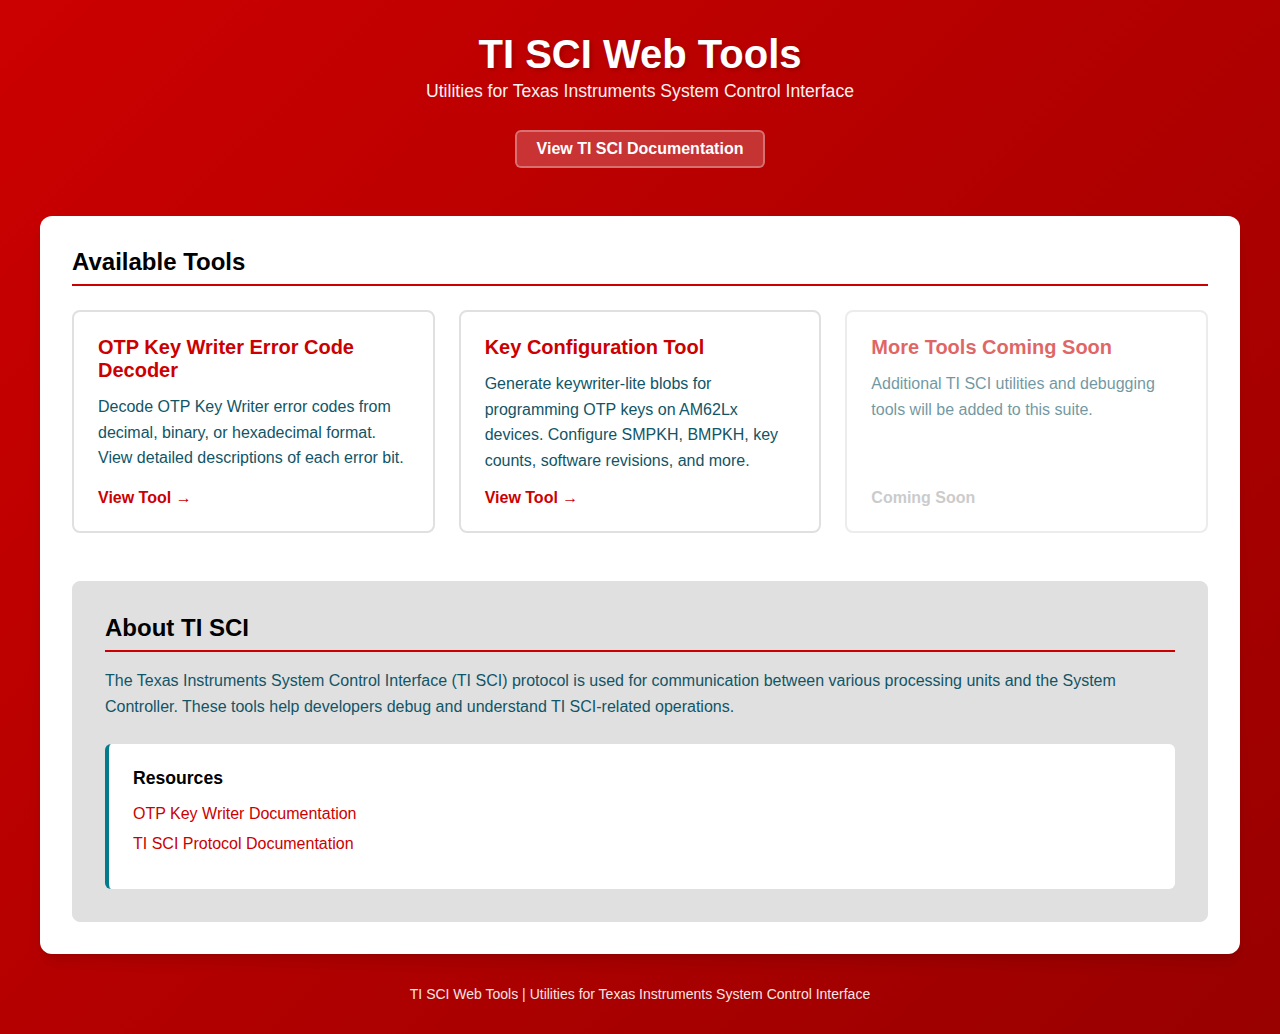
<file: index.html>
<!DOCTYPE html>
<html lang="en">
<head>
    <meta charset="UTF-8">
    <meta name="viewport" content="width=device-width, initial-scale=1.0">
    <title>TI SCI Web Tools</title>
    <link rel="stylesheet" href="style.css">
</head>
<body>
    <div class="container">
        <header>
            <h1>TI SCI Web Tools</h1>
            <p class="subtitle">Utilities for Texas Instruments System Control Interface</p>
            <a href="https://software-dl.ti.com/tisci/esd/latest/index.html"
               target="_blank"
               rel="noopener noreferrer"
               class="doc-link">
                View TI SCI Documentation
            </a>
        </header>

        <main>
            <section class="landing-section">
                <h2>Available Tools</h2>
                <div class="tools-grid">
                    <a href="keywriter.html" class="tool-card">
                        <h3>OTP Key Writer Error Code Decoder</h3>
                        <p>Decode OTP Key Writer error codes from decimal, binary, or hexadecimal format. View detailed descriptions of each error bit.</p>
                        <span class="tool-link-arrow">View Tool →</span>
                    </a>

                    <a href="security-utils.html" class="tool-card">
                        <h3>Key Configuration Tool</h3>
                        <p>Generate keywriter-lite blobs for programming OTP keys on AM62Lx devices. Configure SMPKH, BMPKH, key counts, software revisions, and more.</p>
                        <span class="tool-link-arrow">View Tool →</span>
                    </a>

                    <div class="tool-card coming-soon">
                        <h3>More Tools Coming Soon</h3>
                        <p>Additional TI SCI utilities and debugging tools will be added to this suite.</p>
                        <span class="tool-link-arrow disabled">Coming Soon</span>
                    </div>
                </div>
            </section>

            <section class="info-section">
                <h2>About TI SCI</h2>
                <p>
                    The Texas Instruments System Control Interface (TI SCI) protocol is used for communication
                    between various processing units and the System Controller. These tools help developers
                    debug and understand TI SCI-related operations.
                </p>
                <div class="resources">
                    <h3>Resources</h3>
                    <ul>
                        <li>
                            <a href="https://software-dl.ti.com/tisci/esd/latest/2_tisci_msgs/security/keywriter.html"
                               target="_blank"
                               rel="noopener noreferrer">
                                OTP Key Writer Documentation
                            </a>
                        </li>
                        <li>
                            <a href="https://software-dl.ti.com/tisci/esd/latest/index.html"
                               target="_blank"
                               rel="noopener noreferrer">
                                TI SCI Protocol Documentation
                            </a>
                        </li>
                    </ul>
                </div>
            </section>
        </main>

        <footer>
            <p>TI SCI Web Tools | Utilities for Texas Instruments System Control Interface</p>
        </footer>
    </div>
</body>
</html>
</file>
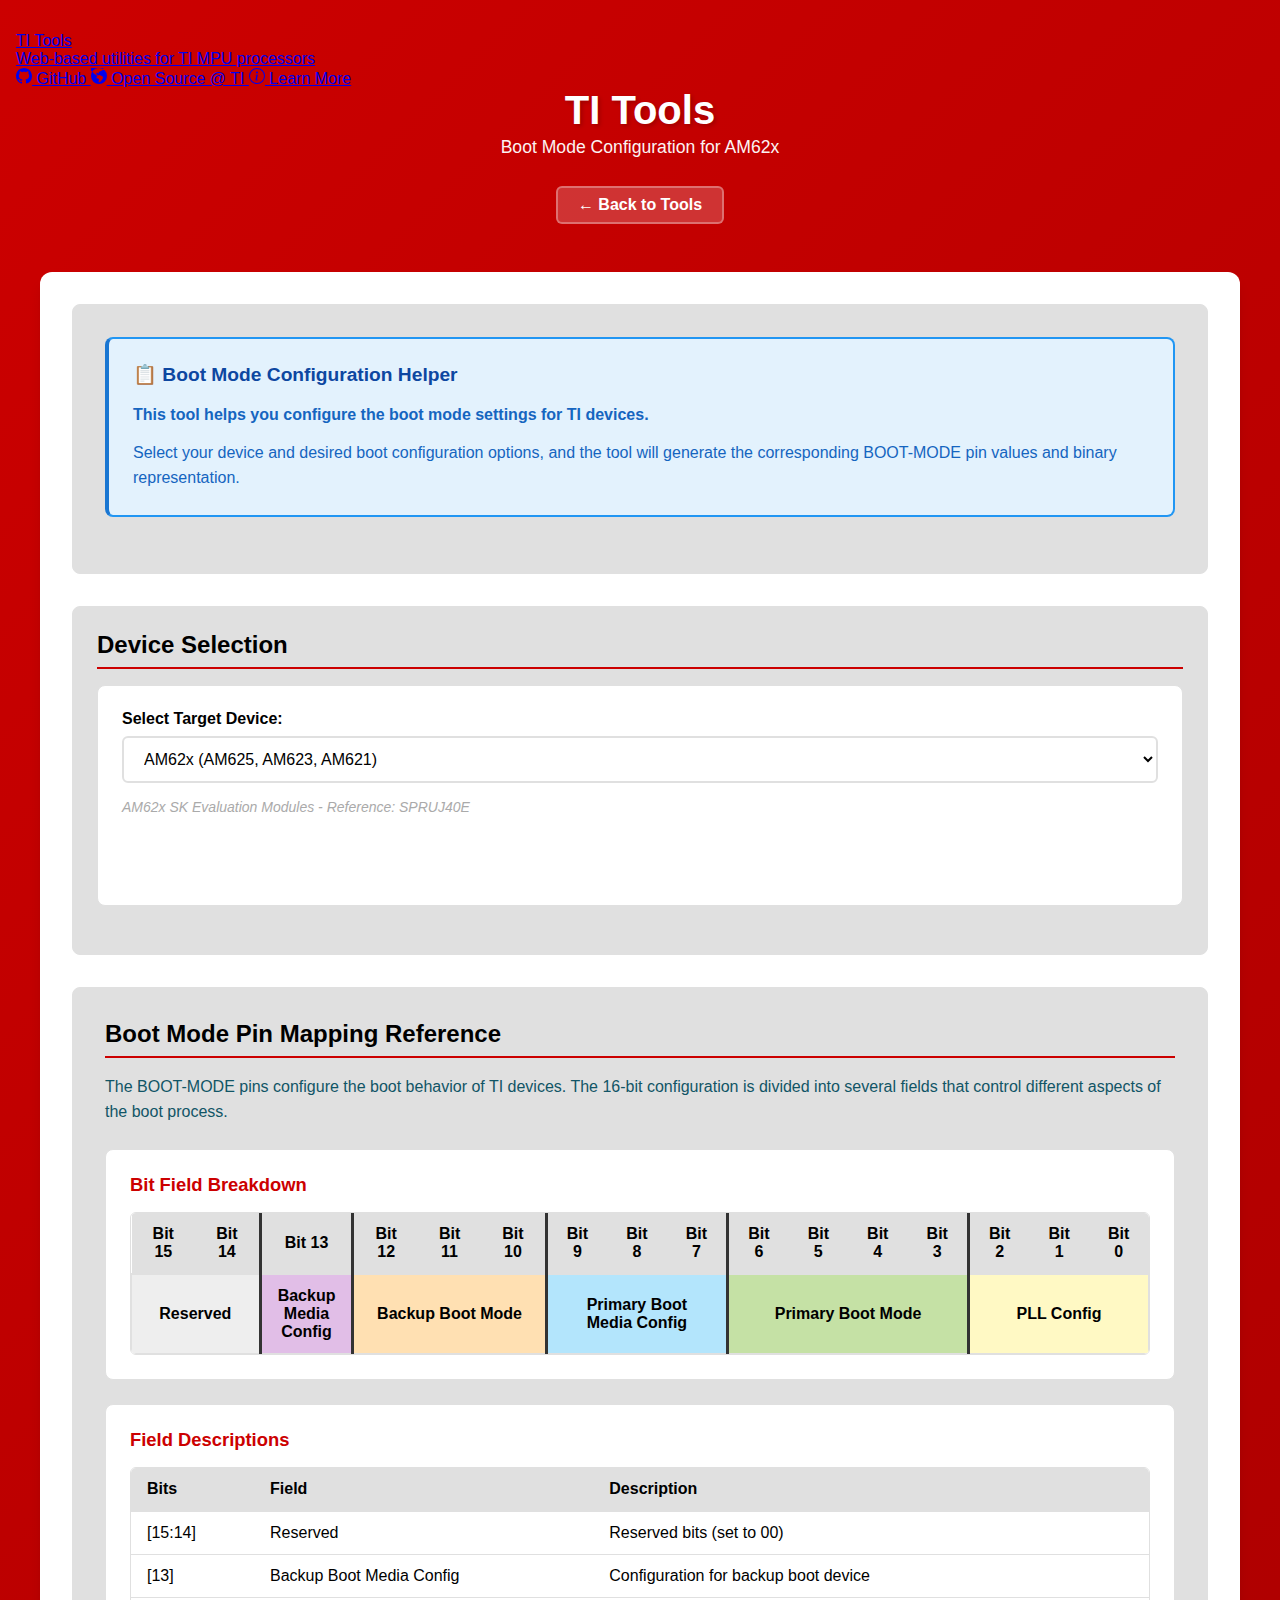
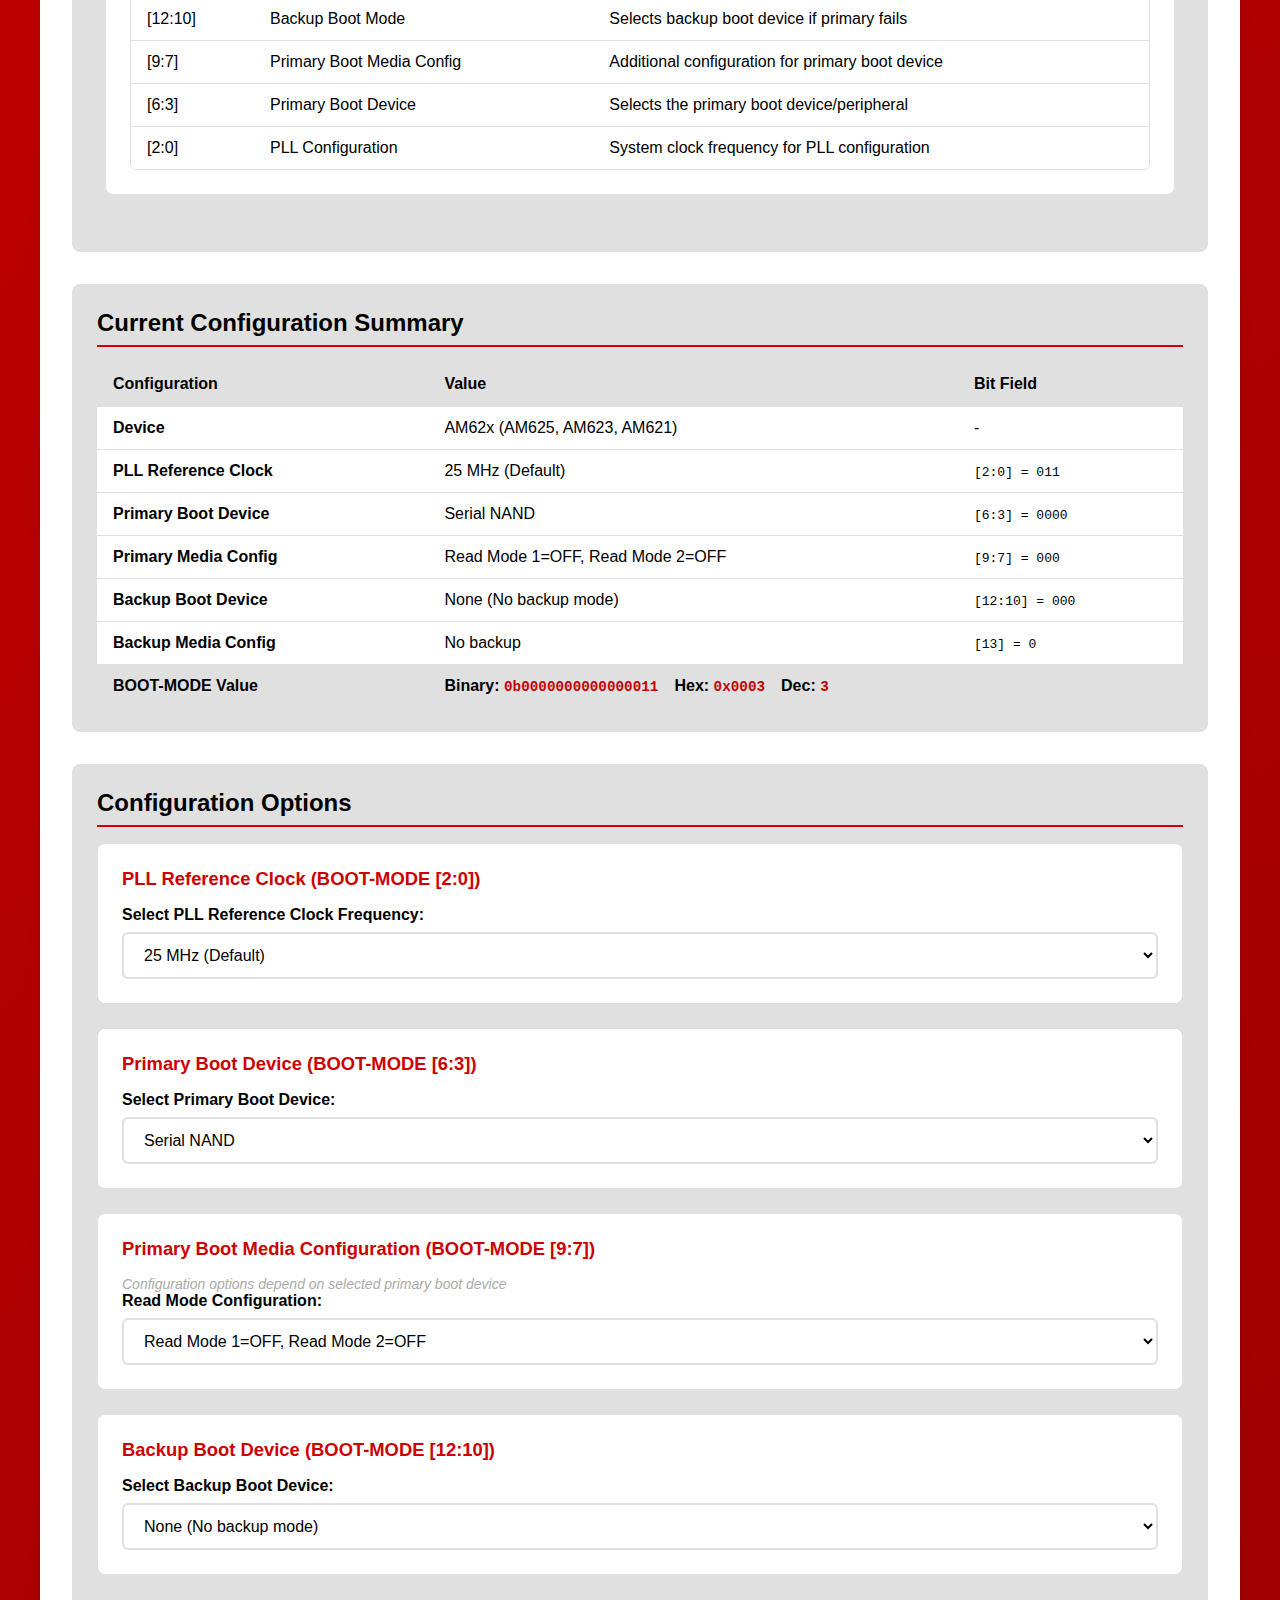
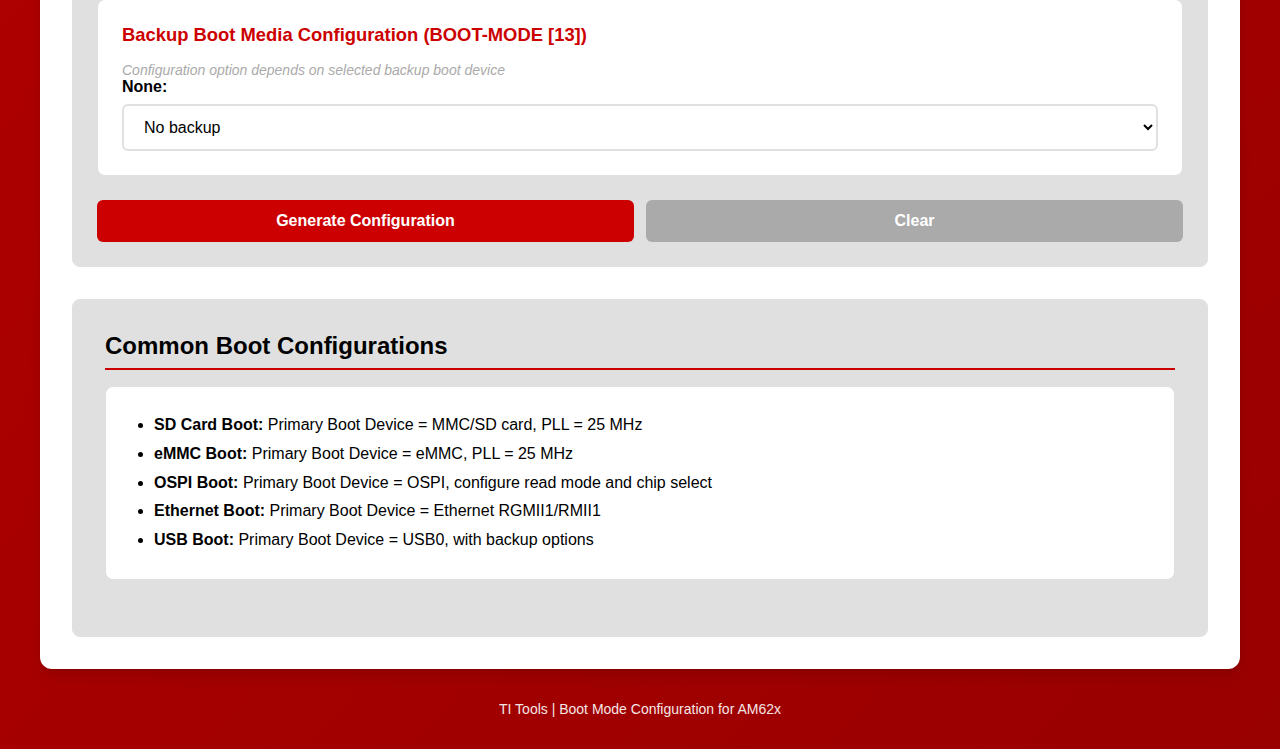
<file: bootmode.html>
<!DOCTYPE html>
<html lang="en">
<head>
    <meta charset="UTF-8">
    <meta name="viewport" content="width=device-width, initial-scale=1.0">
    <title>TI Tools - Boot Mode Configuration</title>
    <link rel="stylesheet" href="style.css">
</head>
<body>
    <nav class="top-nav">
        <div class="nav-container">
            <a href="index.html" class="nav-brand-section">
                <div class="nav-brand">TI Tools</div>
                <div class="nav-tagline">Web-based utilities for TI MPU processors</div>
            </a>
            <div class="nav-links">
                <a href="https://github.com/TexasInstruments"
                   target="_blank"
                   rel="noopener noreferrer"
                   class="nav-link">
                    <svg width="16" height="16" viewBox="0 0 16 16" fill="currentColor">
                        <path d="M8 0C3.58 0 0 3.58 0 8c0 3.54 2.29 6.53 5.47 7.59.4.07.55-.17.55-.38 0-.19-.01-.82-.01-1.49-2.01.37-2.53-.49-2.69-.94-.09-.23-.48-.94-.82-1.13-.28-.15-.68-.52-.01-.53.63-.01 1.08.58 1.23.82.72 1.21 1.87.87 2.33.66.07-.52.28-.87.51-1.07-1.78-.2-3.64-.89-3.64-3.95 0-.87.31-1.59.82-2.15-.08-.2-.36-1.02.08-2.12 0 0 .67-.21 2.2.82.64-.18 1.32-.27 2-.27.68 0 1.36.09 2 .27 1.53-1.04 2.2-.82 2.2-.82.44 1.1.16 1.92.08 2.12.51.56.82 1.27.82 2.15 0 3.07-1.87 3.75-3.65 3.95.29.25.54.73.54 1.48 0 1.07-.01 1.93-.01 2.2 0 .21.15.46.55.38A8.013 8.013 0 0016 8c0-4.42-3.58-8-8-8z"/>
                    </svg>
                    GitHub
                </a>
                <a href="https://www.ti.com/design-development/software-design/open-source.html"
                   target="_blank"
                   rel="noopener noreferrer"
                   class="nav-link">
                    <svg width="16" height="16" viewBox="0 0 16 16" fill="currentColor">
                        <path d="M8 0a8 8 0 1 1 0 16A8 8 0 0 1 8 0zM2.04 4.326c.325 1.329 2.532 2.54 3.717 3.19.48.263.793.434.743.484-.08.08-.162.158-.242.234-.416.396-.787.749-.758 1.266.035.634.618.824 1.214 1.017.577.188 1.168.38 1.286.983.082.417-.075.988-.22 1.52-.215.782-.406 1.48.22 1.48 1.5-.5 3.798-3.186 4-5 .138-1.243-2-2-3.5-2.5-.478-.16-.755.081-.99.284-.172.15-.322.279-.51.216-.445-.148-2.5-2-1.5-2.5.78-.39.952-.171 1.227.182.078.099.163.208.273.318.609.304.662-.132.723-.633.039-.322.081-.671.277-.867.434-.434 1.265-.791 2.028-1.12.712-.306 1.365-.587 1.579-.88A7 7 0 1 0 2.04 4.327z"/>
                    </svg>
                    Open Source @ TI
                </a>
                <a href="https://www.ti.com/product-category/microcontrollers-processors/overview.html"
                   target="_blank"
                   rel="noopener noreferrer"
                   class="nav-link">
                    <svg width="16" height="16" viewBox="0 0 16 16" fill="currentColor">
                        <path d="M8 15A7 7 0 1 1 8 1a7 7 0 0 1 0 14zm0 1A8 8 0 1 0 8 0a8 8 0 0 0 0 16z"/>
                        <path d="m8.93 6.588-2.29.287-.082.38.45.083c.294.07.352.176.288.469l-.738 3.468c-.194.897.105 1.319.808 1.319.545 0 1.178-.252 1.465-.598l.088-.416c-.2.176-.492.246-.686.246-.275 0-.375-.193-.304-.533L8.93 6.588zM9 4.5a1 1 0 1 1-2 0 1 1 0 0 1 2 0z"/>
                    </svg>
                    Learn More
                </a>
            </div>
        </div>
    </nav>

    <div class="container">
        <header>
            <h1>TI Tools</h1>
            <p class="subtitle">Boot Mode Configuration for AM62x</p>
            <div class="header-links">
                <a href="index.html" class="doc-link">
                    ← Back to Tools
                </a>
            </div>
        </header>

        <main>
            <section class="info-section">
                <div class="experimental-warning">
                    <h3>📋 Boot Mode Configuration Helper</h3>
                    <p><strong>This tool helps you configure the boot mode settings for TI devices.</strong></p>
                    <p>Select your device and desired boot configuration options, and the tool will generate the corresponding BOOT-MODE pin values and binary representation.</p>
                </div>
            </section>

            <section class="input-section">
                <h2>Device Selection</h2>
                <div class="config-group">
                    <label for="deviceSelect">Select Target Device:</label>
                    <select id="deviceSelect">
                        <option value="am62x">AM62x (AM625, AM623, AM621)</option>
                        <option value="am62ax" disabled>AM62Ax (Coming Soon)</option>
                        <option value="am64x" disabled>AM64x (Coming Soon)</option>
                        <option value="am62px" disabled>AM62Px (Coming Soon)</option>
                    </select>
                    <p class="info-text" id="deviceInfo">AM62x SK Evaluation Modules - Reference: SPRUJ40E</p>
                    <div id="deviceDocLink" style="margin-top: 1rem;">
                        <a href="https://www.ti.com/lit/ug/spruj40e/spruj40e.pdf"
                           target="_blank"
                           rel="noopener noreferrer"
                           class="doc-link">
                            AM62x EVM User Guide (SPRUJ40E) →
                        </a>
                    </div>
                </div>
            </section>

            <section class="info-section">
                <h2>Boot Mode Pin Mapping Reference</h2>
                <p class="section-description">
                    The BOOT-MODE pins configure the boot behavior of TI devices. The 16-bit configuration
                    is divided into several fields that control different aspects of the boot process.
                </p>

                <div class="config-group">
                    <h3>Bit Field Breakdown</h3>
                    <div class="table-container">
                        <table>
                            <thead>
                                <tr>
                                    <th style="text-align: center;">Bit 15</th>
                                    <th style="text-align: center; border-right: 3px solid #333;">Bit 14</th>
                                    <th style="text-align: center; border-right: 3px solid #333;">Bit 13</th>
                                    <th style="text-align: center;">Bit 12</th>
                                    <th style="text-align: center;">Bit 11</th>
                                    <th style="text-align: center; border-right: 3px solid #333;">Bit 10</th>
                                    <th style="text-align: center;">Bit 9</th>
                                    <th style="text-align: center;">Bit 8</th>
                                    <th style="text-align: center; border-right: 3px solid #333;">Bit 7</th>
                                    <th style="text-align: center;">Bit 6</th>
                                    <th style="text-align: center;">Bit 5</th>
                                    <th style="text-align: center;">Bit 4</th>
                                    <th style="text-align: center; border-right: 3px solid #333;">Bit 3</th>
                                    <th style="text-align: center;">Bit 2</th>
                                    <th style="text-align: center;">Bit 1</th>
                                    <th style="text-align: center;">Bit 0</th>
                                </tr>
                            </thead>
                            <tbody>
                                <tr>
                                    <td colspan="2" style="background: #EEEEEE; text-align: center; font-weight: 600; border: 1px solid var(--border-color); border-right: 3px solid #333;">Reserved</td>
                                    <td style="background: #E1BEE7; text-align: center; font-weight: 600; border: 1px solid var(--border-color); border-right: 3px solid #333;">Backup<br>Media<br>Config</td>
                                    <td colspan="3" style="background: #FFE0B2; text-align: center; font-weight: 600; border: 1px solid var(--border-color); border-right: 3px solid #333;">Backup Boot Mode</td>
                                    <td colspan="3" style="background: #B3E5FC; text-align: center; font-weight: 600; border: 1px solid var(--border-color); border-right: 3px solid #333;">Primary Boot<br>Media Config</td>
                                    <td colspan="4" style="background: #C5E1A5; text-align: center; font-weight: 600; border: 1px solid var(--border-color); border-right: 3px solid #333;">Primary Boot Mode</td>
                                    <td colspan="3" style="background: #FFF9C4; text-align: center; font-weight: 600; border: 1px solid var(--border-color);">PLL Config</td>
                                </tr>
                            </tbody>
                        </table>
                    </div>
                </div>

                <div class="config-group">
                    <h3>Field Descriptions</h3>
                    <div class="table-container">
                        <table>
                            <thead>
                                <tr>
                                    <th>Bits</th>
                                    <th>Field</th>
                                    <th>Description</th>
                                </tr>
                            </thead>
                            <tbody>
                                <tr>
                                    <td>[15:14]</td>
                                    <td>Reserved</td>
                                    <td>Reserved bits (set to 00)</td>
                                </tr>
                                <tr>
                                    <td>[13]</td>
                                    <td>Backup Boot Media Config</td>
                                    <td>Configuration for backup boot device</td>
                                </tr>
                                <tr>
                                    <td>[12:10]</td>
                                    <td>Backup Boot Mode</td>
                                    <td>Selects backup boot device if primary fails</td>
                                </tr>
                                <tr>
                                    <td>[9:7]</td>
                                    <td>Primary Boot Media Config</td>
                                    <td>Additional configuration for primary boot device</td>
                                </tr>
                                <tr>
                                    <td>[6:3]</td>
                                    <td>Primary Boot Device</td>
                                    <td>Selects the primary boot device/peripheral</td>
                                </tr>
                                <tr>
                                    <td>[2:0]</td>
                                    <td>PLL Configuration</td>
                                    <td>System clock frequency for PLL configuration</td>
                                </tr>
                            </tbody>
                        </table>
                    </div>
                </div>
            </section>

            <section class="results-section" id="configSummarySection" style="display: none;">
                <h2>Current Configuration Summary</h2>
                <div class="config-summary-table">
                    <table>
                        <thead>
                            <tr>
                                <th>Configuration</th>
                                <th>Value</th>
                                <th>Bit Field</th>
                            </tr>
                        </thead>
                        <tbody id="configSummaryBody">
                            <tr>
                                <td><strong>Device</strong></td>
                                <td id="summaryDevice">-</td>
                                <td>-</td>
                            </tr>
                            <tr>
                                <td><strong>PLL Reference Clock</strong></td>
                                <td id="summaryPLL">-</td>
                                <td><code id="summaryPLLBits">-</code></td>
                            </tr>
                            <tr>
                                <td><strong>Primary Boot Device</strong></td>
                                <td id="summaryPrimaryBoot">-</td>
                                <td><code id="summaryPrimaryBootBits">-</code></td>
                            </tr>
                            <tr>
                                <td><strong>Primary Media Config</strong></td>
                                <td id="summaryPrimaryMedia">-</td>
                                <td><code id="summaryPrimaryMediaBits">-</code></td>
                            </tr>
                            <tr>
                                <td><strong>Backup Boot Device</strong></td>
                                <td id="summaryBackupBoot">-</td>
                                <td><code id="summaryBackupBootBits">-</code></td>
                            </tr>
                            <tr>
                                <td><strong>Backup Media Config</strong></td>
                                <td id="summaryBackupMedia">-</td>
                                <td><code id="summaryBackupMediaBits">-</code></td>
                            </tr>
                            <tr style="background: var(--ti-grey-light); font-weight: 600;">
                                <td><strong>BOOT-MODE Value</strong></td>
                                <td colspan="2">
                                    <div style="display: flex; gap: 1rem; flex-wrap: wrap;">
                                        <span>Binary: <code id="summaryBinary" style="color: var(--ti-red); font-size: 1.1em;">-</code></span>
                                        <span>Hex: <code id="summaryHex" style="color: var(--ti-red); font-size: 1.1em;">-</code></span>
                                        <span>Dec: <code id="summaryDecimal" style="color: var(--ti-red); font-size: 1.1em;">-</code></span>
                                    </div>
                                </td>
                            </tr>
                        </tbody>
                    </table>
                </div>
            </section>

            <section class="input-section">
                <h2>Configuration Options</h2>

                <div class="config-group">
                    <h3>PLL Reference Clock (BOOT-MODE [2:0])</h3>
                    <label for="pllClock">Select PLL Reference Clock Frequency:</label>
                    <select id="pllClock">
                        <option value="011">25 MHz (Default)</option>
                        <option value="010">24 MHz</option>
                        <option value="100">26 MHz</option>
                    </select>
                </div>

                <div class="config-group">
                    <h3>Primary Boot Device (BOOT-MODE [6:3])</h3>
                    <label for="primaryBoot">Select Primary Boot Device:</label>
                    <select id="primaryBoot">
                        <option value="0000">Serial NAND</option>
                        <option value="0001">OSPI</option>
                        <option value="0010">QSPI</option>
                        <option value="0011">SPI</option>
                        <option value="0100">Ethernet RGMII1</option>
                        <option value="0101">Ethernet RMII1</option>
                        <option value="0110">I2C</option>
                        <option value="0111">UART</option>
                        <option value="1000">MMC/SD card</option>
                        <option value="1001">eMMC</option>
                        <option value="1010">USB0</option>
                        <option value="1011">GPMC NAND</option>
                        <option value="1100">GPMC NOR</option>
                        <option value="1110">xSPI</option>
                        <option value="1111">No boot/Dev Boot</option>
                    </select>
                </div>

                <div class="config-group">
                    <h3>Primary Boot Media Configuration (BOOT-MODE [9:7])</h3>
                    <p class="info-text">Configuration options depend on selected primary boot device</p>
                    <div id="primaryMediaConfig">
                        <!-- Dynamically populated based on primary boot selection -->
                    </div>
                </div>

                <div class="config-group">
                    <h3>Backup Boot Device (BOOT-MODE [12:10])</h3>
                    <label for="backupBoot">Select Backup Boot Device:</label>
                    <select id="backupBoot">
                        <option value="000">None (No backup mode)</option>
                        <option value="001">USB</option>
                        <option value="011">UART</option>
                        <option value="100">Ethernet</option>
                        <option value="101">MMC/SD</option>
                        <option value="110">SPI</option>
                        <option value="111">I2C</option>
                    </select>
                </div>

                <div class="config-group">
                    <h3>Backup Boot Media Configuration (BOOT-MODE [13])</h3>
                    <p class="info-text">Configuration option depends on selected backup boot device</p>
                    <div id="backupMediaConfig">
                        <!-- Dynamically populated based on backup boot selection -->
                    </div>
                </div>

                <div class="button-group">
                    <button id="generateBtn">Generate Configuration</button>
                    <button id="clearBtn" class="secondary">Clear</button>
                </div>
            </section>

            <section class="results-section" id="resultsSection" style="display: none;">
                <h2>Detailed Boot Mode Configuration</h2>
                <div id="resultsContainer"></div>
            </section>

            <section class="info-section">
                <h2>Common Boot Configurations</h2>
                <div class="config-group">
                    <ul style="margin-left: 1.5rem; line-height: 1.8;">
                        <li><strong>SD Card Boot:</strong> Primary Boot Device = MMC/SD card, PLL = 25 MHz</li>
                        <li><strong>eMMC Boot:</strong> Primary Boot Device = eMMC, PLL = 25 MHz</li>
                        <li><strong>OSPI Boot:</strong> Primary Boot Device = OSPI, configure read mode and chip select</li>
                        <li><strong>Ethernet Boot:</strong> Primary Boot Device = Ethernet RGMII1/RMII1</li>
                        <li><strong>USB Boot:</strong> Primary Boot Device = USB0, with backup options</li>
                    </ul>
                </div>
            </section>
        </main>

        <footer>
            <p>TI Tools | Boot Mode Configuration for AM62x</p>
        </footer>
    </div>

    <script src="bootmode.js"></script>
</body>
</html>
</file>
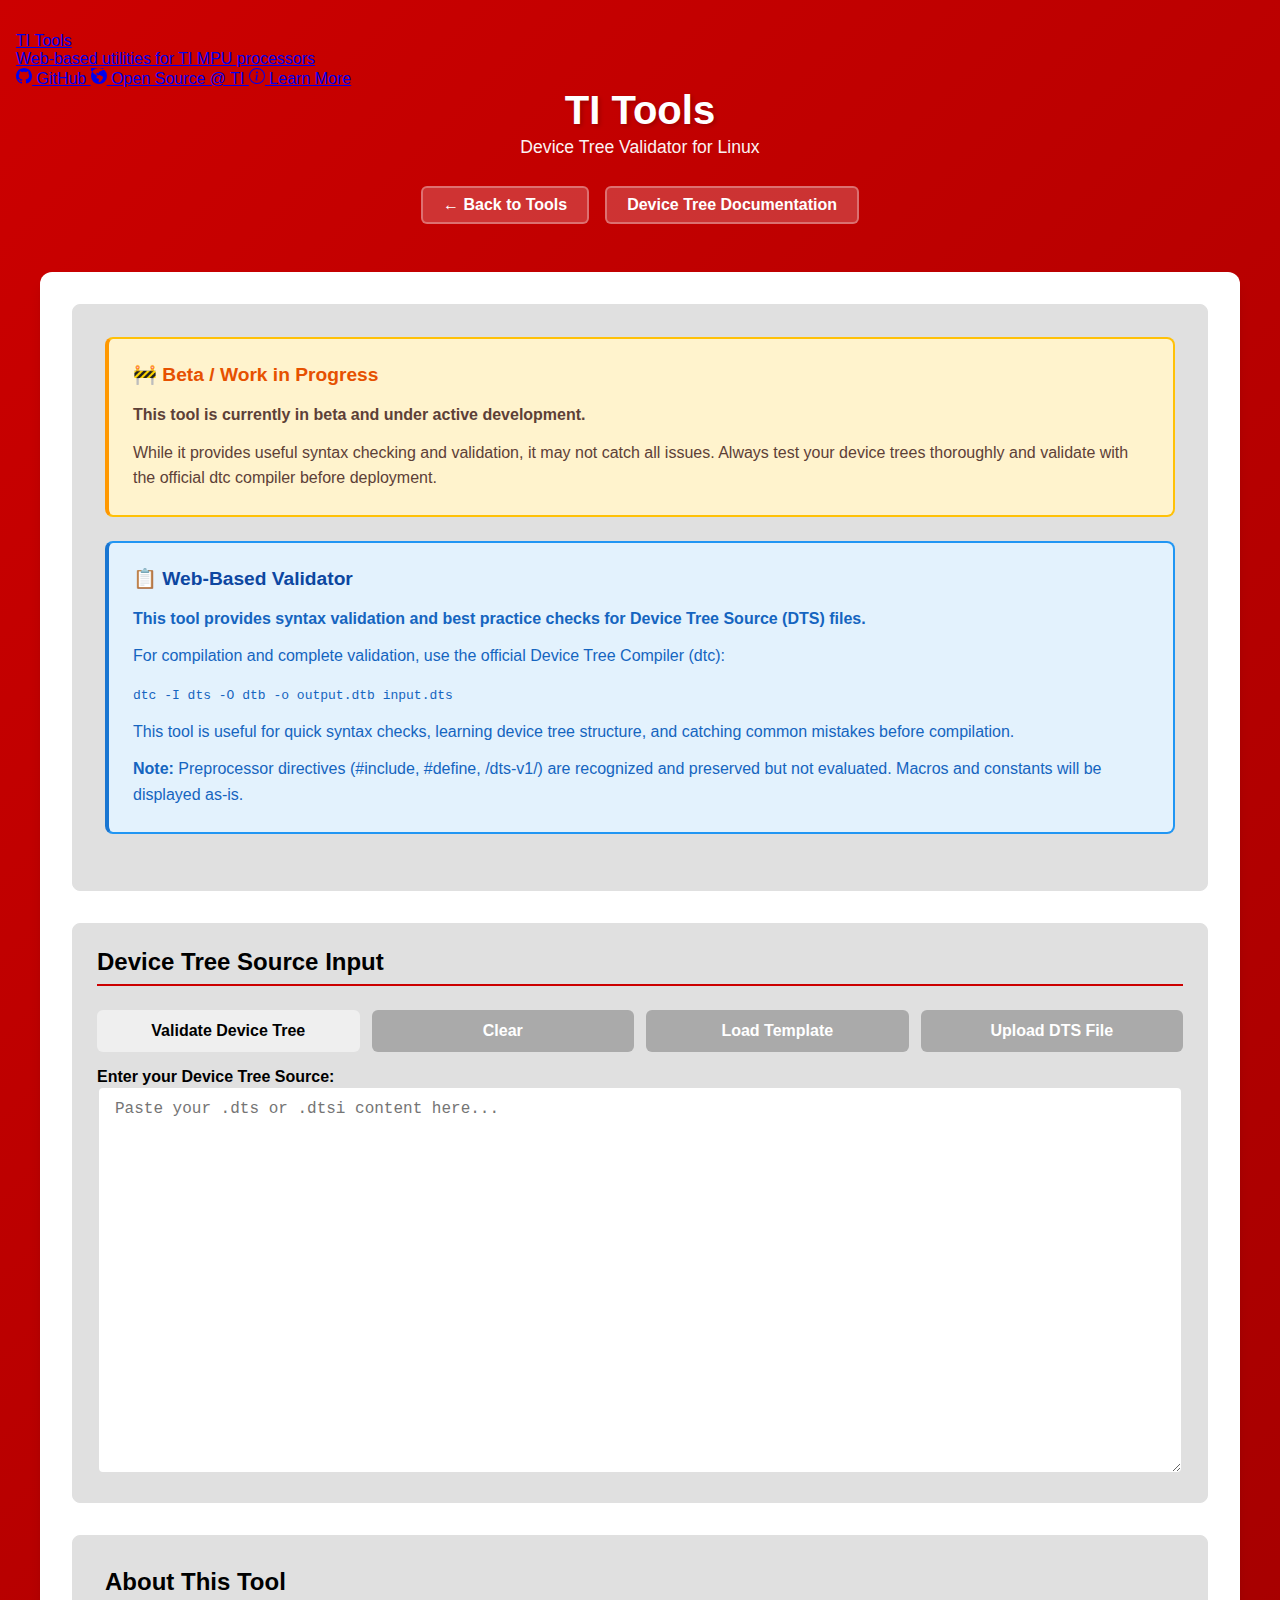
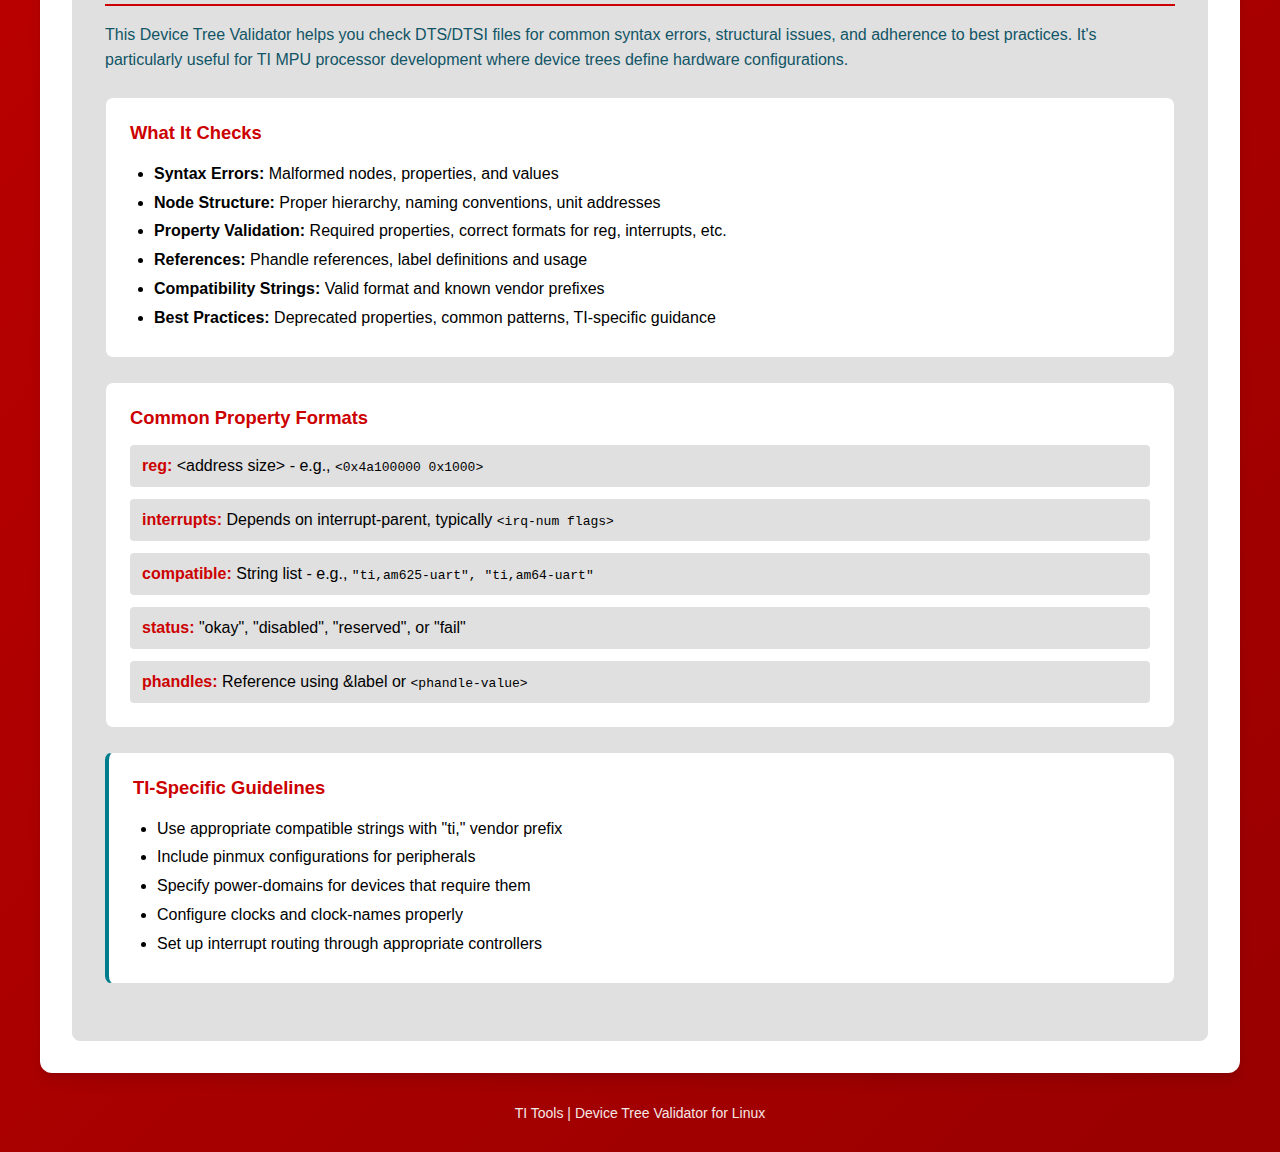
<file: devicetree.html>
<!DOCTYPE html>
<html lang="en">
<head>
    <meta charset="UTF-8">
    <meta name="viewport" content="width=device-width, initial-scale=1.0">
    <title>TI Tools - Device Tree Validator</title>
    <link rel="stylesheet" href="style.css">
</head>
<body>
    <nav class="top-nav">
        <div class="nav-container">
            <a href="index.html" class="nav-brand-section">
                <div class="nav-brand">TI Tools</div>
                <div class="nav-tagline">Web-based utilities for TI MPU processors</div>
            </a>
            <div class="nav-links">
                <a href="https://github.com/TexasInstruments"
                   target="_blank"
                   rel="noopener noreferrer"
                   class="nav-link">
                    <svg width="16" height="16" viewBox="0 0 16 16" fill="currentColor">
                        <path d="M8 0C3.58 0 0 3.58 0 8c0 3.54 2.29 6.53 5.47 7.59.4.07.55-.17.55-.38 0-.19-.01-.82-.01-1.49-2.01.37-2.53-.49-2.69-.94-.09-.23-.48-.94-.82-1.13-.28-.15-.68-.52-.01-.53.63-.01 1.08.58 1.23.82.72 1.21 1.87.87 2.33.66.07-.52.28-.87.51-1.07-1.78-.2-3.64-.89-3.64-3.95 0-.87.31-1.59.82-2.15-.08-.2-.36-1.02.08-2.12 0 0 .67-.21 2.2.82.64-.18 1.32-.27 2-.27.68 0 1.36.09 2 .27 1.53-1.04 2.2-.82 2.2-.82.44 1.1.16 1.92.08 2.12.51.56.82 1.27.82 2.15 0 3.07-1.87 3.75-3.65 3.95.29.25.54.73.54 1.48 0 1.07-.01 1.93-.01 2.2 0 .21.15.46.55.38A8.013 8.013 0 0016 8c0-4.42-3.58-8-8-8z"/>
                    </svg>
                    GitHub
                </a>
                <a href="https://www.ti.com/design-development/software-design/open-source.html"
                   target="_blank"
                   rel="noopener noreferrer"
                   class="nav-link">
                    <svg width="16" height="16" viewBox="0 0 16 16" fill="currentColor">
                        <path d="M8 0a8 8 0 1 1 0 16A8 8 0 0 1 8 0zM2.04 4.326c.325 1.329 2.532 2.54 3.717 3.19.48.263.793.434.743.484-.08.08-.162.158-.242.234-.416.396-.787.749-.758 1.266.035.634.618.824 1.214 1.017.577.188 1.168.38 1.286.983.082.417-.075.988-.22 1.52-.215.782-.406 1.48.22 1.48 1.5-.5 3.798-3.186 4-5 .138-1.243-2-2-3.5-2.5-.478-.16-.755.081-.99.284-.172.15-.322.279-.51.216-.445-.148-2.5-2-1.5-2.5.78-.39.952-.171 1.227.182.078.099.163.208.273.318.609.304.662-.132.723-.633.039-.322.081-.671.277-.867.434-.434 1.265-.791 2.028-1.12.712-.306 1.365-.587 1.579-.88A7 7 0 1 0 2.04 4.327z"/>
                    </svg>
                    Open Source @ TI
                </a>
                <a href="https://www.ti.com/product-category/microcontrollers-processors/overview.html"
                   target="_blank"
                   rel="noopener noreferrer"
                   class="nav-link">
                    <svg width="16" height="16" viewBox="0 0 16 16" fill="currentColor">
                        <path d="M8 15A7 7 0 1 1 8 1a7 7 0 0 1 0 14zm0 1A8 8 0 1 0 8 0a8 8 0 0 0 0 16z"/>
                        <path d="m8.93 6.588-2.29.287-.082.38.45.083c.294.07.352.176.288.469l-.738 3.468c-.194.897.105 1.319.808 1.319.545 0 1.178-.252 1.465-.598l.088-.416c-.2.176-.492.246-.686.246-.275 0-.375-.193-.304-.533L8.93 6.588zM9 4.5a1 1 0 1 1-2 0 1 1 0 0 1 2 0z"/>
                    </svg>
                    Learn More
                </a>
            </div>
        </div>
    </nav>

    <div class="container">
        <header>
            <h1>TI Tools</h1>
            <p class="subtitle">Device Tree Validator for Linux</p>
            <div class="header-links">
                <a href="index.html" class="doc-link">
                    ← Back to Tools
                </a>
                <a href="https://www.kernel.org/doc/Documentation/devicetree/"
                   target="_blank"
                   rel="noopener noreferrer"
                   class="doc-link">
                    Device Tree Documentation
                </a>
            </div>
        </header>

        <main>
            <section class="info-section">
                <div class="disclaimer-box" style="margin-bottom: 1.5rem;">
                    <h3>🚧 Beta / Work in Progress</h3>
                    <p><strong>This tool is currently in beta and under active development.</strong></p>
                    <p>While it provides useful syntax checking and validation, it may not catch all issues. Always test your device trees thoroughly and validate with the official dtc compiler before deployment.</p>
                </div>

                <div class="experimental-warning">
                    <h3>📋 Web-Based Validator</h3>
                    <p><strong>This tool provides syntax validation and best practice checks for Device Tree Source (DTS) files.</strong></p>
                    <p>For compilation and complete validation, use the official Device Tree Compiler (dtc):</p>
                    <p><code>dtc -I dts -O dtb -o output.dtb input.dts</code></p>
                    <p>This tool is useful for quick syntax checks, learning device tree structure, and catching common mistakes before compilation.</p>
                    <p><strong>Note:</strong> Preprocessor directives (#include, #define, /dts-v1/) are recognized and preserved but not evaluated. Macros and constants will be displayed as-is.</p>
                </div>
            </section>

            <section class="input-section">
                <h2>Device Tree Source Input</h2>

                <div class="button-group" style="margin-bottom: 1rem;">
                    <button id="validateBtn">Validate Device Tree</button>
                    <button id="clearBtn" class="secondary">Clear</button>
                    <button id="templateBtn" class="secondary">Load Template</button>
                    <button id="uploadBtn" class="secondary">Upload DTS File</button>
                    <input type="file" id="fileInput" accept=".dts,.dtsi" style="display: none;">
                </div>

                <div id="templateSelector" style="display: none; margin-bottom: 1rem;">
                    <select id="templateSelect">
                        <option value="">Select a template...</option>
                        <option value="basic">Basic Device Tree</option>
                        <option value="i2c">I2C Device</option>
                        <option value="spi">SPI Device</option>
                        <option value="gpio">GPIO Configuration</option>
                        <option value="pinmux">Pinmux Configuration</option>
                        <option value="interrupt">Interrupt Controller</option>
                        <option value="clock">Clock Provider</option>
                        <option value="ti-am62">TI AM62x Board</option>
                    </select>
                    <button id="loadTemplateBtn" class="secondary">Load</button>
                    <button id="cancelTemplateBtn" class="secondary">Cancel</button>
                </div>

                <label for="dtsInput">Enter your Device Tree Source:</label>
                <textarea id="dtsInput" rows="20" placeholder="Paste your .dts or .dtsi content here..."></textarea>
            </section>

            <section class="results-section" id="resultsSection" style="display: none;">
                <h2>Validation Results</h2>
                <div id="summaryContainer"></div>
                <div id="issuesContainer"></div>
            </section>

            <section class="results-section" id="treeViewSection" style="display: none;">
                <h2>Device Tree Structure</h2>
                <div id="treeViewContainer"></div>
            </section>

            <section class="info-section">
                <h2>About This Tool</h2>
                <p class="section-description">
                    This Device Tree Validator helps you check DTS/DTSI files for common syntax errors,
                    structural issues, and adherence to best practices. It's particularly useful for
                    TI MPU processor development where device trees define hardware configurations.
                </p>

                <div class="config-group">
                    <h3>What It Checks</h3>
                    <ul style="margin-left: 1.5rem; line-height: 1.8;">
                        <li><strong>Syntax Errors:</strong> Malformed nodes, properties, and values</li>
                        <li><strong>Node Structure:</strong> Proper hierarchy, naming conventions, unit addresses</li>
                        <li><strong>Property Validation:</strong> Required properties, correct formats for reg, interrupts, etc.</li>
                        <li><strong>References:</strong> Phandle references, label definitions and usage</li>
                        <li><strong>Compatibility Strings:</strong> Valid format and known vendor prefixes</li>
                        <li><strong>Best Practices:</strong> Deprecated properties, common patterns, TI-specific guidance</li>
                    </ul>
                </div>

                <div class="config-group">
                    <h3>Common Property Formats</h3>
                    <div style="display: grid; gap: 0.75rem; margin-top: 1rem;">
                        <div style="background: var(--ti-grey-light); padding: 0.75rem; border-radius: 4px;">
                            <strong style="color: var(--ti-red);">reg:</strong> &lt;address size&gt; - e.g., <code>&lt;0x4a100000 0x1000&gt;</code>
                        </div>
                        <div style="background: var(--ti-grey-light); padding: 0.75rem; border-radius: 4px;">
                            <strong style="color: var(--ti-red);">interrupts:</strong> Depends on interrupt-parent, typically <code>&lt;irq-num flags&gt;</code>
                        </div>
                        <div style="background: var(--ti-grey-light); padding: 0.75rem; border-radius: 4px;">
                            <strong style="color: var(--ti-red);">compatible:</strong> String list - e.g., <code>"ti,am625-uart", "ti,am64-uart"</code>
                        </div>
                        <div style="background: var(--ti-grey-light); padding: 0.75rem; border-radius: 4px;">
                            <strong style="color: var(--ti-red);">status:</strong> "okay", "disabled", "reserved", or "fail"
                        </div>
                        <div style="background: var(--ti-grey-light); padding: 0.75rem; border-radius: 4px;">
                            <strong style="color: var(--ti-red);">phandles:</strong> Reference using &amp;label or <code>&lt;phandle-value&gt;</code>
                        </div>
                    </div>
                </div>

                <div class="config-group" style="border-left: 4px solid var(--ti-teal);">
                    <h3>TI-Specific Guidelines</h3>
                    <ul style="margin-left: 1.5rem; line-height: 1.8;">
                        <li>Use appropriate compatible strings with "ti," vendor prefix</li>
                        <li>Include pinmux configurations for peripherals</li>
                        <li>Specify power-domains for devices that require them</li>
                        <li>Configure clocks and clock-names properly</li>
                        <li>Set up interrupt routing through appropriate controllers</li>
                    </ul>
                </div>
            </section>
        </main>

        <footer>
            <p>TI Tools | Device Tree Validator for Linux</p>
        </footer>
    </div>

    <script src="devicetree.js"></script>
</body>
</html>
</file>
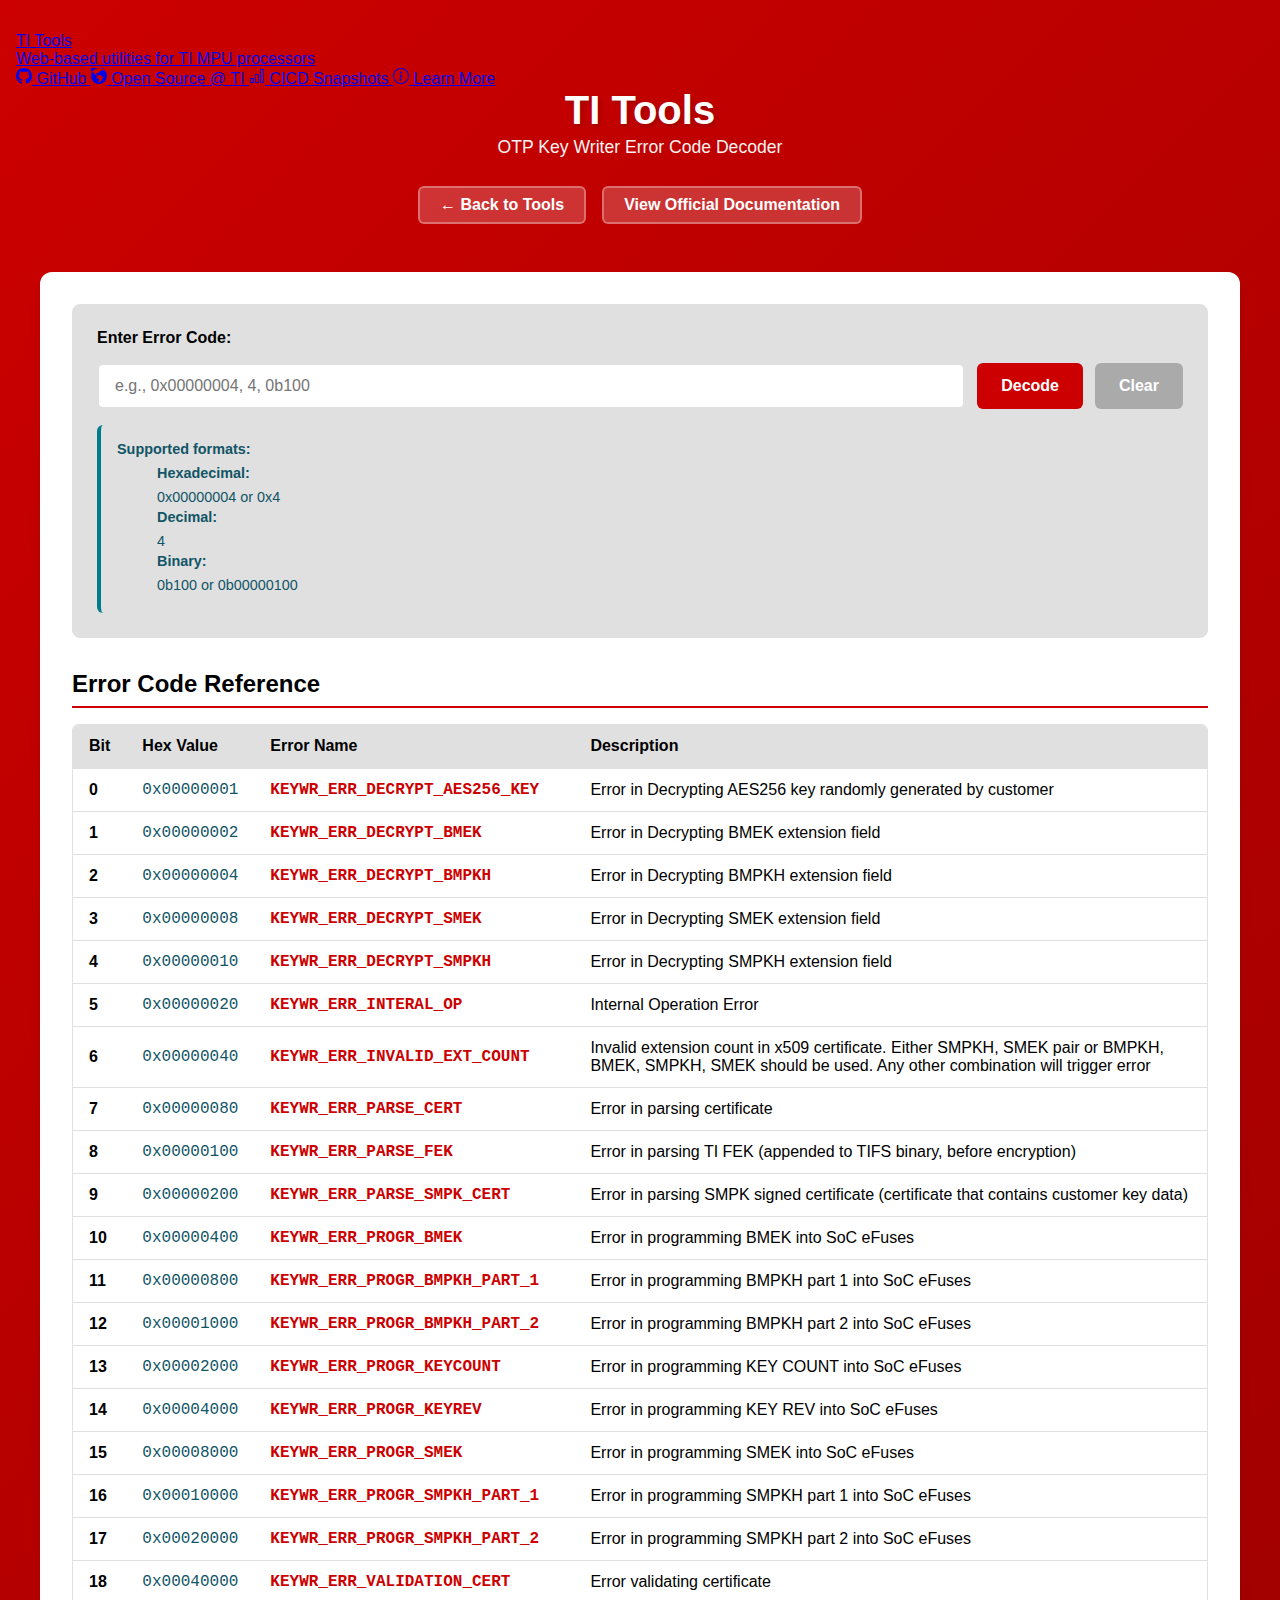
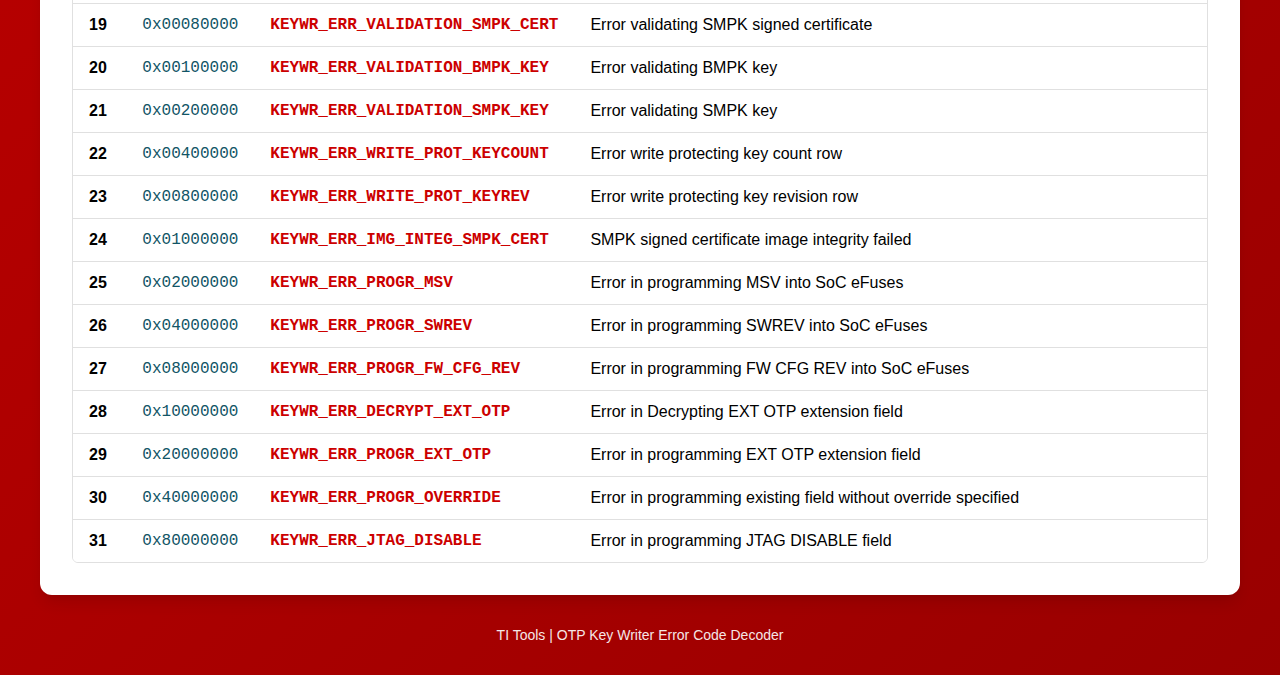
<file: keywriter.html>
<!DOCTYPE html>
<html lang="en">
<head>
    <meta charset="UTF-8">
    <meta name="viewport" content="width=device-width, initial-scale=1.0">
    <title>TI Tools - OTP Key Writer Error Code Decoder</title>
    <link rel="stylesheet" href="style.css">
    <script src="navbar.js"></script>
</head>
<body>
    <!-- Navigation bar loaded by navbar.js -->

    <div class="container">
        <header>
            <h1>TI Tools</h1>
            <p class="subtitle">OTP Key Writer Error Code Decoder</p>
            <div class="header-links">
                <a href="index.html" class="doc-link">
                    ← Back to Tools
                </a>
                <a href="https://software-dl.ti.com/tisci/esd/latest/2_tisci_msgs/security/keywriter.html"
                   target="_blank"
                   rel="noopener noreferrer"
                   class="doc-link">
                    View Official Documentation
                </a>
            </div>
        </header>

        <main>
            <section class="input-section">
                <div class="input-group">
                    <label for="errorCode">Enter Error Code:</label>
                    <input
                        type="text"
                        id="errorCode"
                        placeholder="e.g., 0x00000004, 4, 0b100"
                        autocomplete="off"
                    >
                    <button id="decodeBtn">Decode</button>
                    <button id="clearBtn" class="secondary">Clear</button>
                </div>
                <div class="format-hint">
                    <p><strong>Supported formats:</strong></p>
                    <ul>
                        <li><strong>Hexadecimal:</strong> 0x00000004 or 0x4</li>
                        <li><strong>Decimal:</strong> 4</li>
                        <li><strong>Binary:</strong> 0b100 or 0b00000100</li>
                    </ul>
                </div>
            </section>

            <section class="results-section" id="resultsSection" style="display: none;">
                <h2>Decoded Errors</h2>
                <div id="resultsContainer"></div>
            </section>

            <section class="reference-section">
                <h2>Error Code Reference</h2>
                <div class="table-container">
                    <table id="referenceTable">
                        <thead>
                            <tr>
                                <th>Bit</th>
                                <th>Hex Value</th>
                                <th>Error Name</th>
                                <th>Description</th>
                            </tr>
                        </thead>
                        <tbody id="referenceTableBody">
                            <!-- Populated by JavaScript -->
                        </tbody>
                    </table>
                </div>
            </section>
        </main>

        <footer>
            <p>TI Tools | OTP Key Writer Error Code Decoder</p>
        </footer>
    </div>

    <script src="script.js"></script>
</body>
</html>
</file>
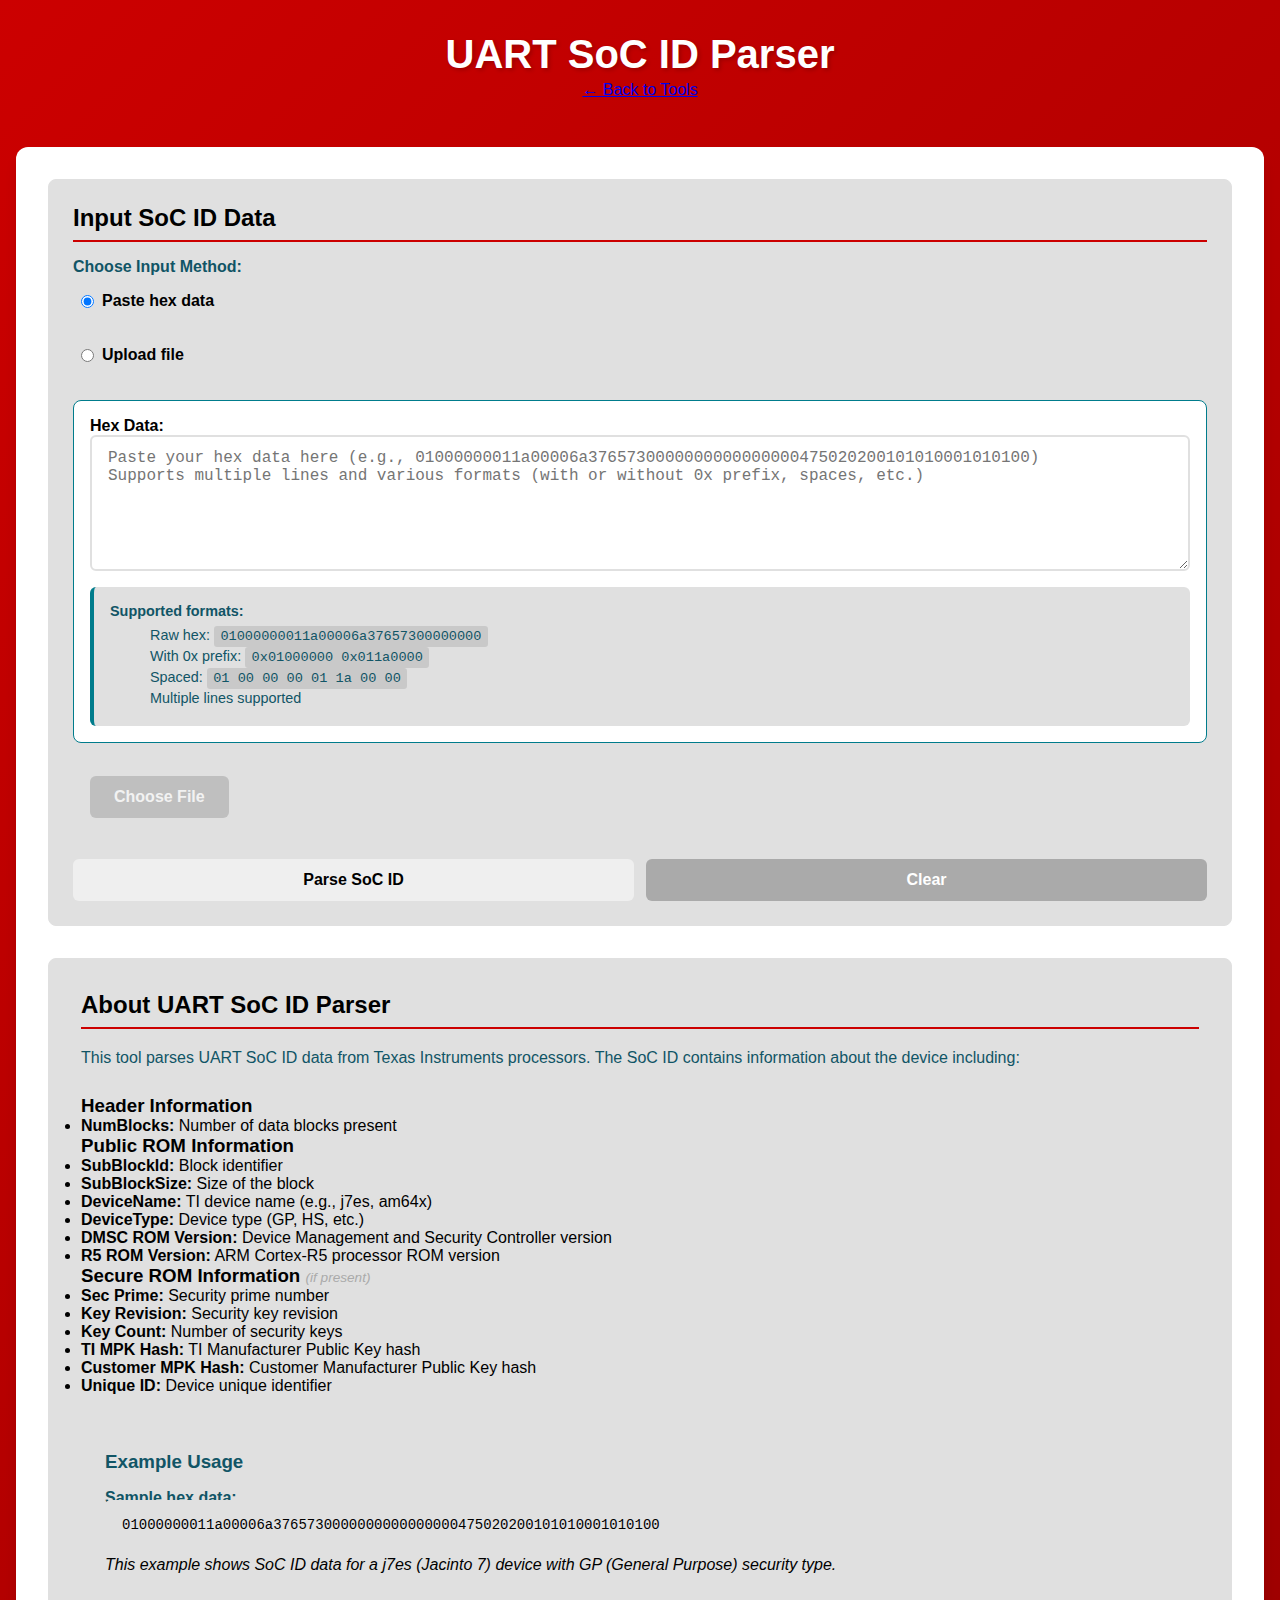
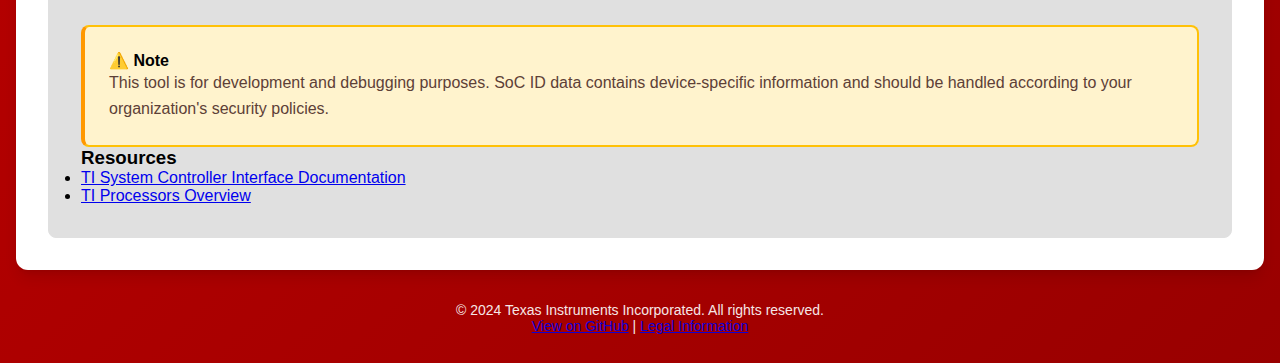
<file: parse-uart-socid.html>
<!DOCTYPE html>
<html lang="en">
<head>
    <meta charset="UTF-8">
    <meta name="viewport" content="width=device-width, initial-scale=1.0">
    <title>UART SoC ID Parser - TI Web Tools</title>
    <link rel="stylesheet" href="style.css">
</head>
<body>
    <header>
        <h1>UART SoC ID Parser</h1>
        <nav>
            <a href="index.html">← Back to Tools</a>
        </nav>
    </header>

    <main>
        <div class="container">
            <section class="input-section">
                <h2>Input SoC ID Data</h2>
                <div class="input-method-group">
                    <h3>Choose Input Method:</h3>
                    <div class="radio-group">
                        <label>
                            <input type="radio" name="inputMethod" value="paste" checked>
                            Paste hex data
                        </label>
                        <label>
                            <input type="radio" name="inputMethod" value="file">
                            Upload file
                        </label>
                    </div>
                </div>

                <div id="pasteMethod" class="input-method active">
                    <label for="hexInput">Hex Data:</label>
                    <textarea id="hexInput" placeholder="Paste your hex data here (e.g., 01000000011a00006a3765730000000000000000475020200101010001010100)&#10;Supports multiple lines and various formats (with or without 0x prefix, spaces, etc.)" rows="6"></textarea>
                    <div class="format-hint">
                        <strong>Supported formats:</strong>
                        <ul>
                            <li>Raw hex: <code>01000000011a00006a37657300000000</code></li>
                            <li>With 0x prefix: <code>0x01000000 0x011a0000</code></li>
                            <li>Spaced: <code>01 00 00 00 01 1a 00 00</code></li>
                            <li>Multiple lines supported</li>
                        </ul>
                    </div>
                </div>

                <div id="fileMethod" class="input-method">
                    <input type="file" id="fileInput" accept=".txt,.hex" style="display: none;">
                    <button type="button" id="fileButton" class="secondary">Choose File</button>
                    <span id="fileName" class="file-name"></span>
                </div>

                <div class="button-group">
                    <button type="button" id="parseButton">Parse SoC ID</button>
                    <button type="button" id="clearButton" class="secondary">Clear</button>
                </div>
            </section>

            <section class="results-section" id="resultsSection" style="display: none;">
                <h2>Parsed Results</h2>
                <div id="resultsContent"></div>
                <div class="button-group">
                    <button type="button" id="exportButton" class="secondary">Export as JSON</button>
                </div>
            </section>

            <section class="info-section">
                <h2>About UART SoC ID Parser</h2>
                <p>This tool parses UART SoC ID data from Texas Instruments processors. The SoC ID contains information about the device including:</p>

                <div class="info-grid">
                    <div class="info-card">
                        <h3>Header Information</h3>
                        <ul>
                            <li><strong>NumBlocks:</strong> Number of data blocks present</li>
                        </ul>
                    </div>

                    <div class="info-card">
                        <h3>Public ROM Information</h3>
                        <ul>
                            <li><strong>SubBlockId:</strong> Block identifier</li>
                            <li><strong>SubBlockSize:</strong> Size of the block</li>
                            <li><strong>DeviceName:</strong> TI device name (e.g., j7es, am64x)</li>
                            <li><strong>DeviceType:</strong> Device type (GP, HS, etc.)</li>
                            <li><strong>DMSC ROM Version:</strong> Device Management and Security Controller version</li>
                            <li><strong>R5 ROM Version:</strong> ARM Cortex-R5 processor ROM version</li>
                        </ul>
                    </div>

                    <div class="info-card">
                        <h3>Secure ROM Information <span class="optional">(if present)</span></h3>
                        <ul>
                            <li><strong>Sec Prime:</strong> Security prime number</li>
                            <li><strong>Key Revision:</strong> Security key revision</li>
                            <li><strong>Key Count:</strong> Number of security keys</li>
                            <li><strong>TI MPK Hash:</strong> TI Manufacturer Public Key hash</li>
                            <li><strong>Customer MPK Hash:</strong> Customer Manufacturer Public Key hash</li>
                            <li><strong>Unique ID:</strong> Device unique identifier</li>
                        </ul>
                    </div>
                </div>

                <div class="example-section">
                    <h3>Example Usage</h3>
                    <div class="example-data">
                        <h4>Sample hex data:</h4>
                        <code class="code-preview">01000000011a00006a3765730000000000000000475020200101010001010100</code>
                        <p>This example shows SoC ID data for a j7es (Jacinto 7) device with GP (General Purpose) security type.</p>
                    </div>
                </div>

                <div class="disclaimer-box">
                    <h4>⚠️ Note</h4>
                    <p>This tool is for development and debugging purposes. SoC ID data contains device-specific information and should be handled according to your organization's security policies.</p>
                </div>

                <div class="resources-section">
                    <h3>Resources</h3>
                    <ul class="resource-links">
                        <li><a href="https://software-dl.ti.com/tisci/esd/latest/index.html" target="_blank" rel="noopener">TI System Controller Interface Documentation</a></li>
                        <li><a href="https://www.ti.com/processors" target="_blank" rel="noopener">TI Processors Overview</a></li>
                    </ul>
                </div>
            </section>
        </div>
    </main>

    <footer>
        <p>&copy; 2024 Texas Instruments Incorporated. All rights reserved.</p>
        <p>
            <a href="https://github.com/TexasInstruments/ti-web-tools" target="_blank" rel="noopener">View on GitHub</a> |
            <a href="https://www.ti.com/legal" target="_blank" rel="noopener">Legal Information</a>
        </p>
    </footer>

    <script src="parse-uart-socid.js"></script>
</body>
</html>
</file>
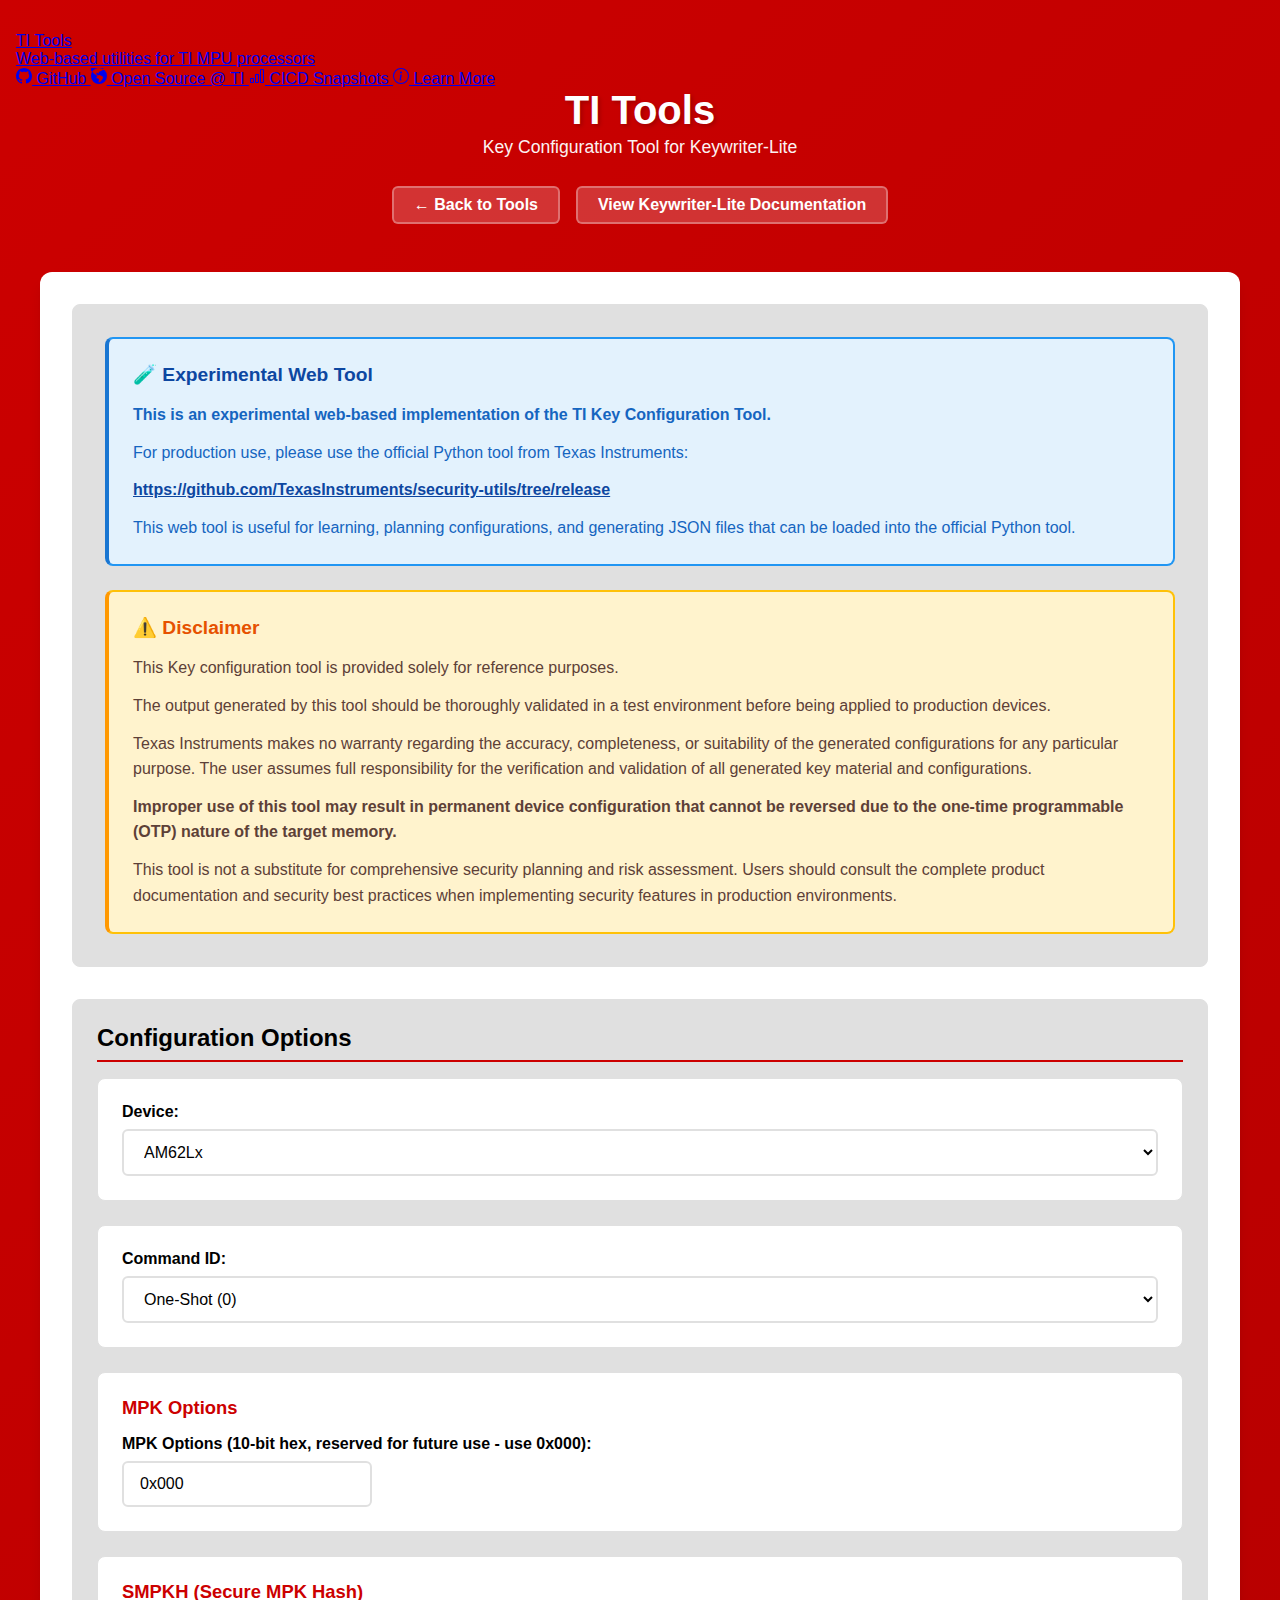
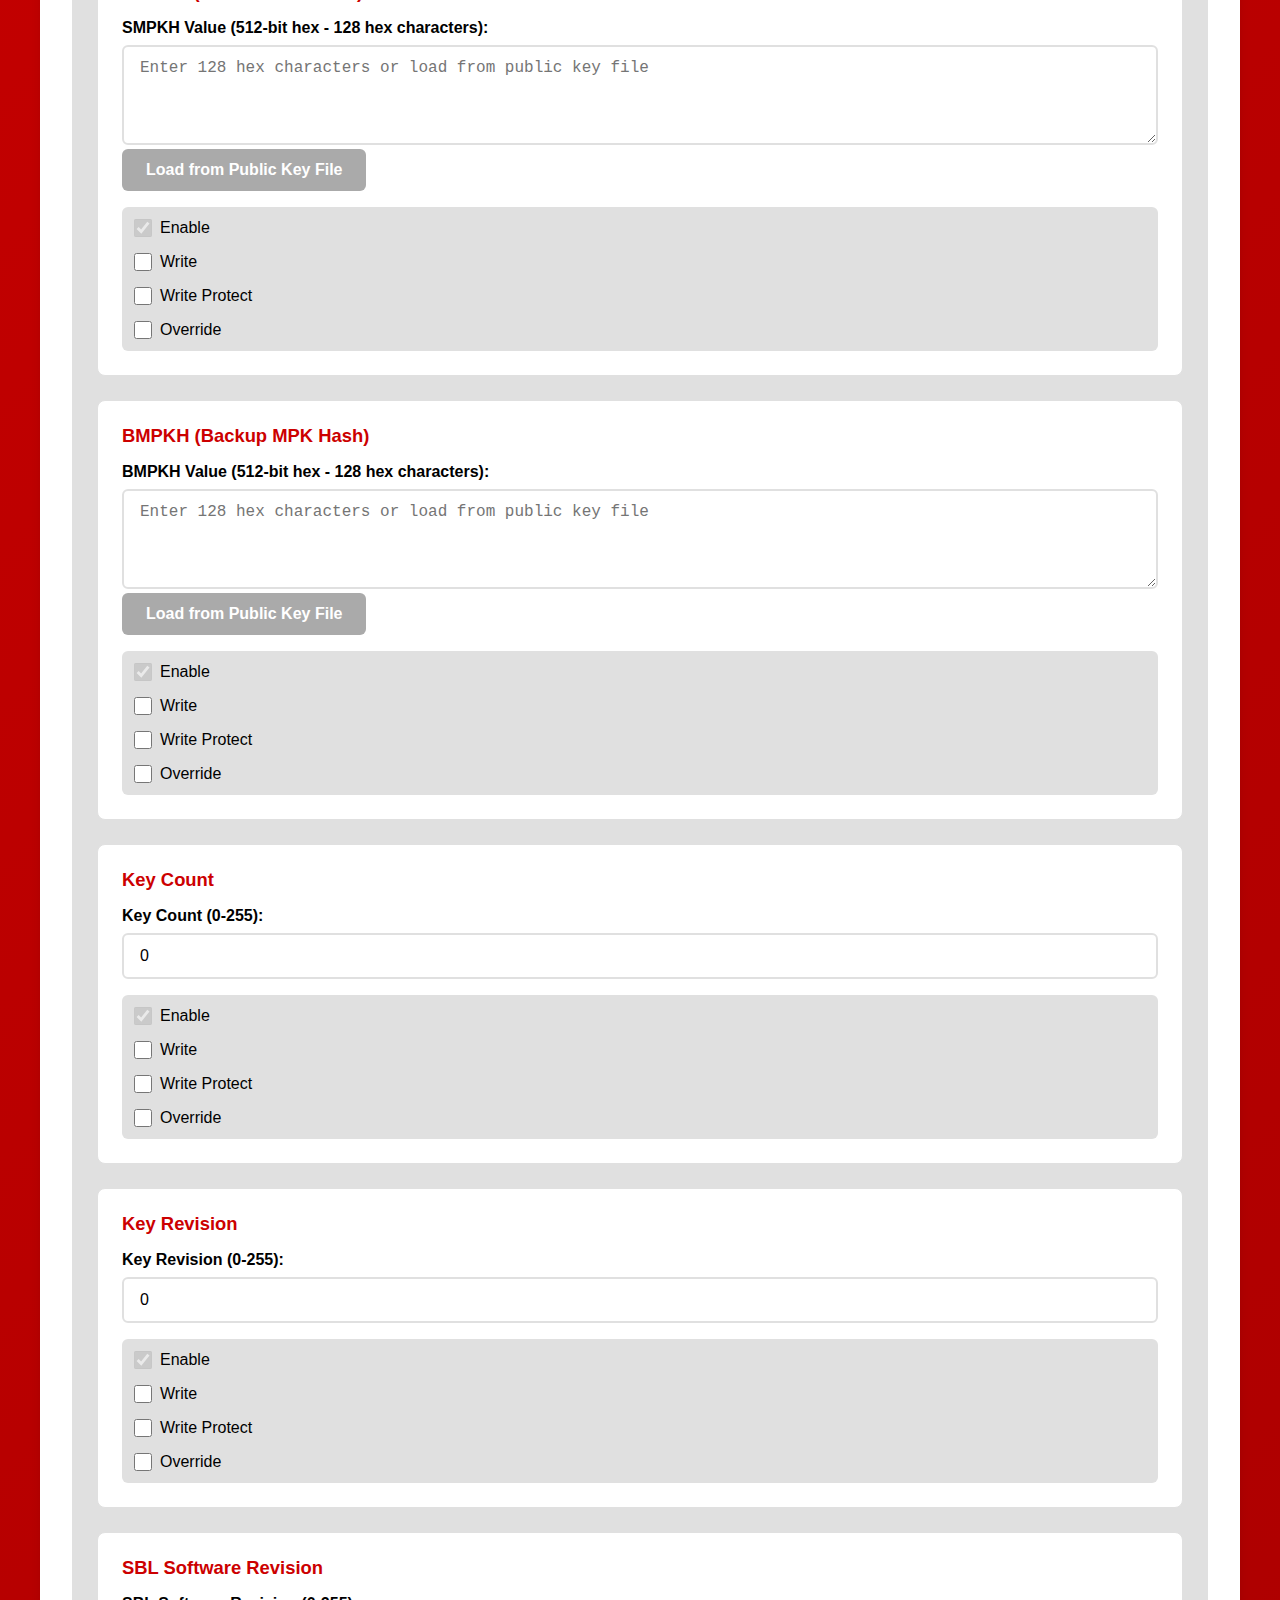
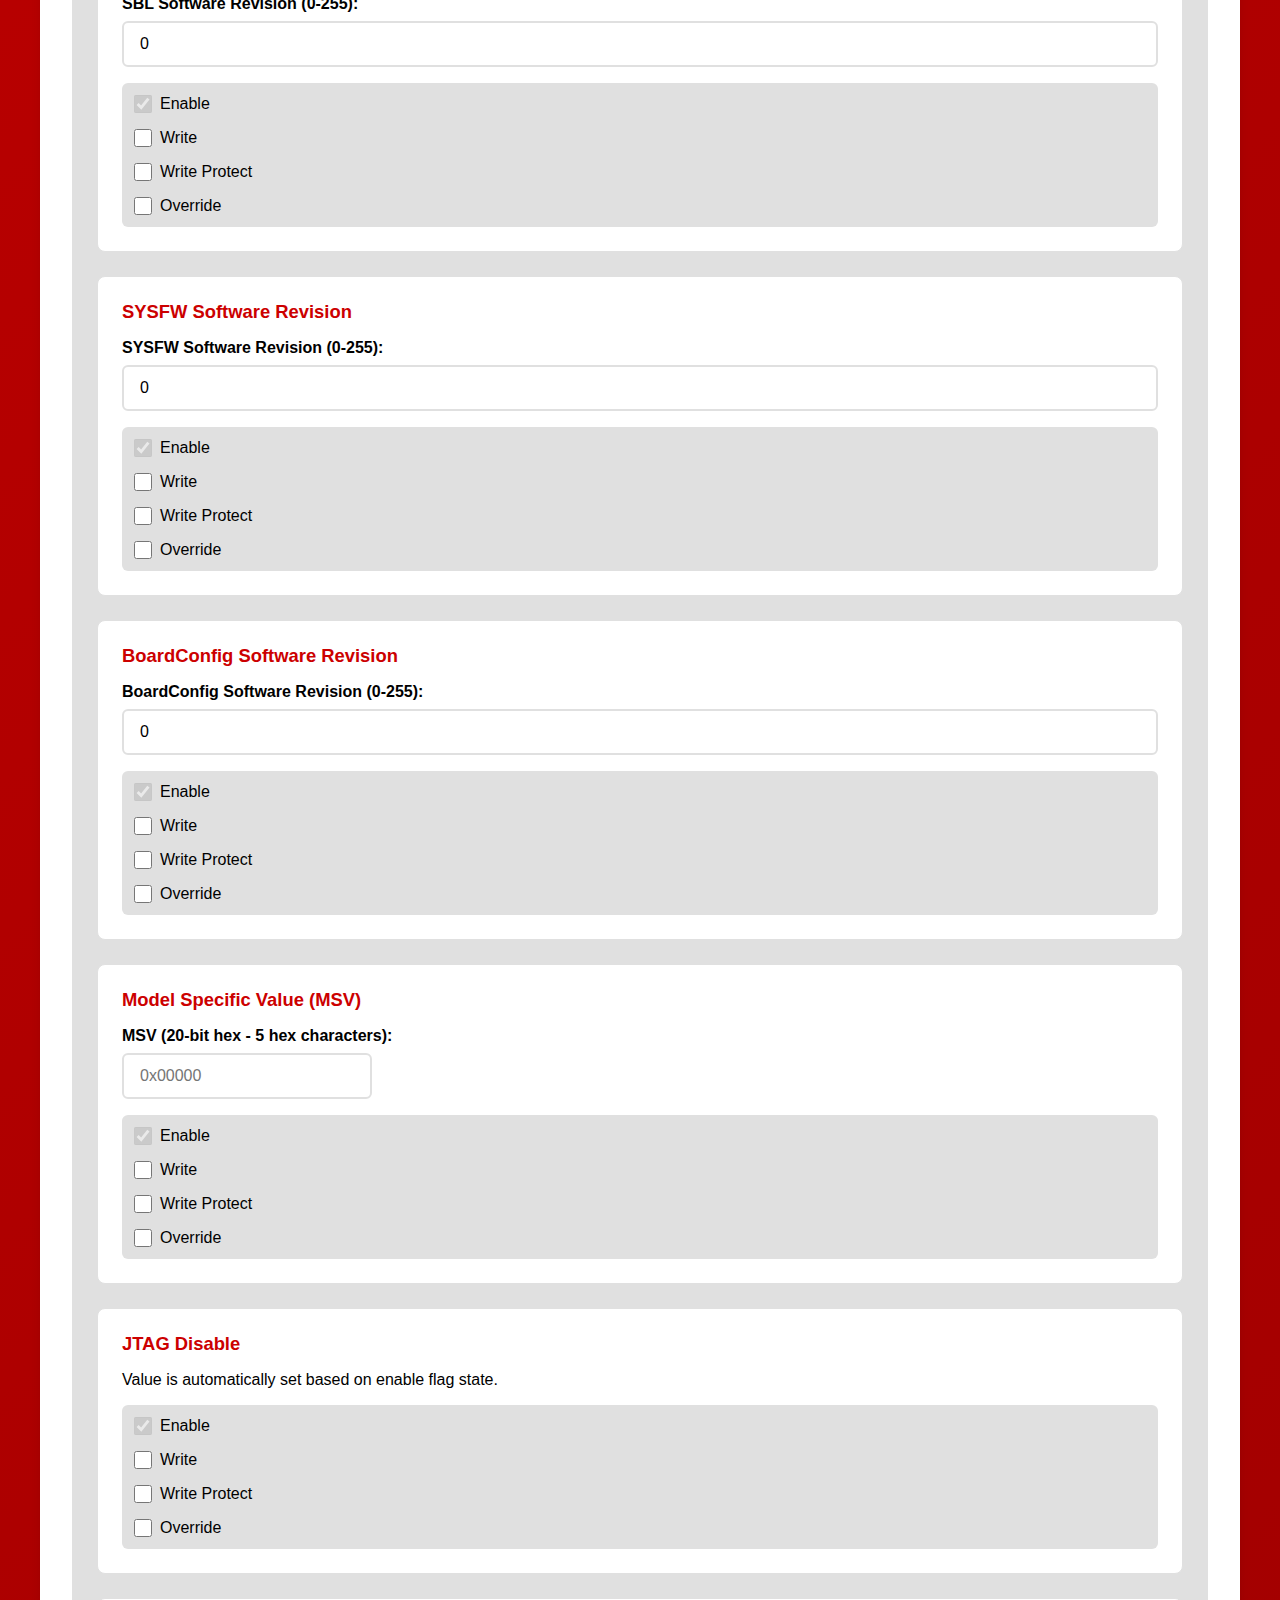
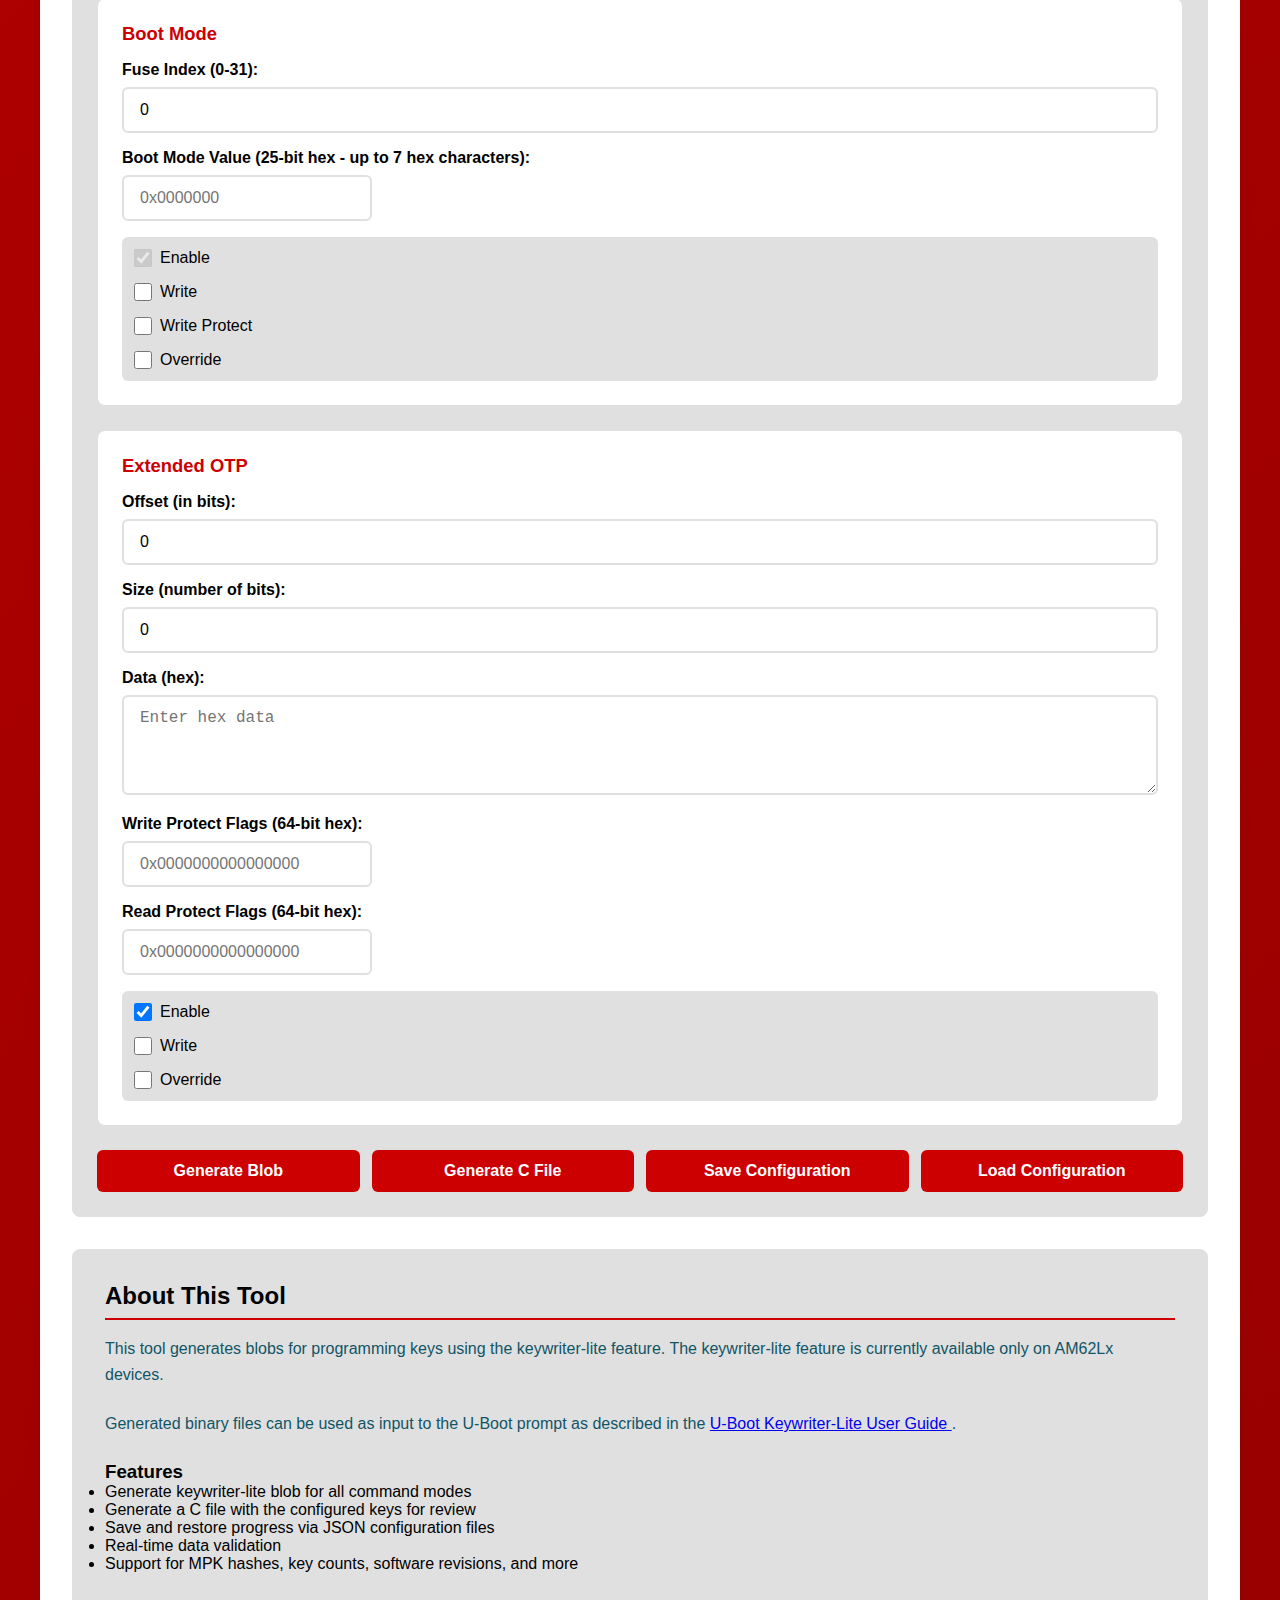
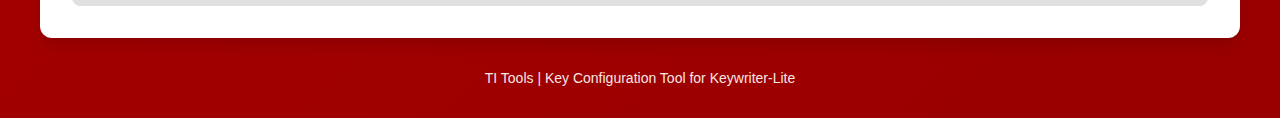
<file: security-utils.html>
<!DOCTYPE html>
<html lang="en">
<head>
    <meta charset="UTF-8">
    <meta name="viewport" content="width=device-width, initial-scale=1.0">
    <title>TI Tools - Key Configuration Tool</title>
    <link rel="stylesheet" href="style.css">
    <script src="navbar.js"></script>
</head>
<body>
    <!-- Navigation bar loaded by navbar.js -->

    <div class="container">
        <header>
            <h1>TI Tools</h1>
            <p class="subtitle">Key Configuration Tool for Keywriter-Lite</p>
            <div class="header-links">
                <a href="index.html" class="doc-link">
                    ← Back to Tools
                </a>
                <a href="https://downloads.ti.com/tisci/esd/latest/6_topic_user_guides/key_writer_lite.html"
                   target="_blank"
                   rel="noopener noreferrer"
                   class="doc-link">
                    View Keywriter-Lite Documentation
                </a>
            </div>
        </header>

        <main>
            <section class="info-section">
                <div class="experimental-warning">
                    <h3>🧪 Experimental Web Tool</h3>
                    <p><strong>This is an experimental web-based implementation of the TI Key Configuration Tool.</strong></p>
                    <p>For production use, please use the official Python tool from Texas Instruments:</p>
                    <p><a href="https://github.com/TexasInstruments/security-utils/tree/release" target="_blank" rel="noopener noreferrer">
                        https://github.com/TexasInstruments/security-utils/tree/release
                    </a></p>
                    <p>This web tool is useful for learning, planning configurations, and generating JSON files that can be loaded into the official Python tool.</p>
                </div>

                <div class="disclaimer-box">
                    <h3>⚠️ Disclaimer</h3>
                    <p>This Key configuration tool is provided solely for reference purposes.</p>
                    <p>The output generated by this tool should be thoroughly validated in a test environment before being applied to production devices.</p>
                    <p>Texas Instruments makes no warranty regarding the accuracy, completeness, or suitability of the generated configurations for any particular purpose. The user assumes full responsibility for the verification and validation of all generated key material and configurations.</p>
                    <p><strong>Improper use of this tool may result in permanent device configuration that cannot be reversed due to the one-time programmable (OTP) nature of the target memory.</strong></p>
                    <p>This tool is not a substitute for comprehensive security planning and risk assessment. Users should consult the complete product documentation and security best practices when implementing security features in production environments.</p>
                </div>
            </section>

            <section class="input-section">
                <h2>Configuration Options</h2>

                <div class="config-group">
                    <label for="deviceSelect">Device:</label>
                    <select id="deviceSelect">
                        <option value="am62lx">AM62Lx</option>
                    </select>
                </div>

                <div class="config-group">
                    <label for="cmdIdSelect">Command ID:</label>
                    <select id="cmdIdSelect">
                        <option value="one-shot">One-Shot (0)</option>
                        <option value="multi-shot">Multi-Shot (1)</option>
                        <option value="smpkh">SMPKH (2)</option>
                        <option value="bmpkh">BMPKH (3)</option>
                        <option value="key-cnt">Key Count (4)</option>
                        <option value="key-rev">Key Revision (5)</option>
                        <option value="sbl-swrev">SBL Software Revision (6)</option>
                        <option value="sysfw-swrev">SYSFW Software Revision (7)</option>
                        <option value="brdcfg-swrev">BoardConfig Software Revision (8)</option>
                        <option value="msv">Model Specific Value (9)</option>
                        <option value="jtag-disable">JTAG Disable (10)</option>
                        <option value="boot-mode">Boot Mode (11)</option>
                        <option value="ext-otp">Extended OTP (12)</option>
                    </select>
                </div>

                <!-- MPK Options -->
                <div class="config-group" id="mpkOptsGroup">
                    <h3>MPK Options</h3>
                    <label for="mpkOpts">MPK Options (10-bit hex, reserved for future use - use 0x000):</label>
                    <input type="text" id="mpkOpts" placeholder="0x000" value="0x000" maxlength="5">
                </div>

                <!-- SMPKH -->
                <div class="config-group" id="smpkhGroup" style="display: none;">
                    <h3>SMPKH (Secure MPK Hash)</h3>
                    <label for="smpkhValue">SMPKH Value (512-bit hex - 128 hex characters):</label>
                    <textarea id="smpkhValue" rows="4" placeholder="Enter 128 hex characters or load from public key file"></textarea>
                    <button id="loadSmpkhBtn" class="secondary">Load from Public Key File</button>
                    <input type="file" id="smpkhFileInput" accept=".der" style="display: none;">
                    <div class="checkbox-group">
                        <label><input type="checkbox" id="smpkhEnable" checked> Enable</label>
                        <label><input type="checkbox" id="smpkhWrite"> Write</label>
                        <label><input type="checkbox" id="smpkhWriteProt"> Write Protect</label>
                        <label><input type="checkbox" id="smpkhOverride"> Override</label>
                    </div>
                </div>

                <!-- BMPKH -->
                <div class="config-group" id="bmpkhGroup" style="display: none;">
                    <h3>BMPKH (Backup MPK Hash)</h3>
                    <label for="bmpkhValue">BMPKH Value (512-bit hex - 128 hex characters):</label>
                    <textarea id="bmpkhValue" rows="4" placeholder="Enter 128 hex characters or load from public key file"></textarea>
                    <button id="loadBmpkhBtn" class="secondary">Load from Public Key File</button>
                    <input type="file" id="bmpkhFileInput" accept=".der" style="display: none;">
                    <div class="checkbox-group">
                        <label><input type="checkbox" id="bmpkhEnable" checked> Enable</label>
                        <label><input type="checkbox" id="bmpkhWrite"> Write</label>
                        <label><input type="checkbox" id="bmpkhWriteProt"> Write Protect</label>
                        <label><input type="checkbox" id="bmpkhOverride"> Override</label>
                    </div>
                </div>

                <!-- Key Count -->
                <div class="config-group" id="keyCntGroup" style="display: none;">
                    <h3>Key Count</h3>
                    <label for="keyCntValue">Key Count (0-255):</label>
                    <input type="number" id="keyCntValue" min="0" max="255" value="0">
                    <div class="checkbox-group">
                        <label><input type="checkbox" id="keyCntEnable" checked> Enable</label>
                        <label><input type="checkbox" id="keyCntWrite"> Write</label>
                        <label><input type="checkbox" id="keyCntWriteProt"> Write Protect</label>
                        <label><input type="checkbox" id="keyCntOverride"> Override</label>
                    </div>
                </div>

                <!-- Key Revision -->
                <div class="config-group" id="keyRevGroup" style="display: none;">
                    <h3>Key Revision</h3>
                    <label for="keyRevValue">Key Revision (0-255):</label>
                    <input type="number" id="keyRevValue" min="0" max="255" value="0">
                    <div class="checkbox-group">
                        <label><input type="checkbox" id="keyRevEnable" checked> Enable</label>
                        <label><input type="checkbox" id="keyRevWrite"> Write</label>
                        <label><input type="checkbox" id="keyRevWriteProt"> Write Protect</label>
                        <label><input type="checkbox" id="keyRevOverride"> Override</label>
                    </div>
                </div>

                <!-- SBL Software Revision -->
                <div class="config-group" id="sblSwrevGroup" style="display: none;">
                    <h3>SBL Software Revision</h3>
                    <label for="sblSwrevValue">SBL Software Revision (0-255):</label>
                    <input type="number" id="sblSwrevValue" min="0" max="255" value="0">
                    <div class="checkbox-group">
                        <label><input type="checkbox" id="sblSwrevEnable" checked> Enable</label>
                        <label><input type="checkbox" id="sblSwrevWrite"> Write</label>
                        <label><input type="checkbox" id="sblSwrevWriteProt"> Write Protect</label>
                        <label><input type="checkbox" id="sblSwrevOverride"> Override</label>
                    </div>
                </div>

                <!-- SYSFW Software Revision -->
                <div class="config-group" id="sysfwSwrevGroup" style="display: none;">
                    <h3>SYSFW Software Revision</h3>
                    <label for="sysfwSwrevValue">SYSFW Software Revision (0-255):</label>
                    <input type="number" id="sysfwSwrevValue" min="0" max="255" value="0">
                    <div class="checkbox-group">
                        <label><input type="checkbox" id="sysfwSwrevEnable" checked> Enable</label>
                        <label><input type="checkbox" id="sysfwSwrevWrite"> Write</label>
                        <label><input type="checkbox" id="sysfwSwrevWriteProt"> Write Protect</label>
                        <label><input type="checkbox" id="sysfwSwrevOverride"> Override</label>
                    </div>
                </div>

                <!-- BoardConfig Software Revision -->
                <div class="config-group" id="brdcfgSwrevGroup" style="display: none;">
                    <h3>BoardConfig Software Revision</h3>
                    <label for="brdcfgSwrevValue">BoardConfig Software Revision (0-255):</label>
                    <input type="number" id="brdcfgSwrevValue" min="0" max="255" value="0">
                    <div class="checkbox-group">
                        <label><input type="checkbox" id="brdcfgSwrevEnable" checked> Enable</label>
                        <label><input type="checkbox" id="brdcfgSwrevWrite"> Write</label>
                        <label><input type="checkbox" id="brdcfgSwrevWriteProt"> Write Protect</label>
                        <label><input type="checkbox" id="brdcfgSwrevOverride"> Override</label>
                    </div>
                </div>

                <!-- Model Specific Value -->
                <div class="config-group" id="msvGroup" style="display: none;">
                    <h3>Model Specific Value (MSV)</h3>
                    <label for="msvValue">MSV (20-bit hex - 5 hex characters):</label>
                    <input type="text" id="msvValue" placeholder="0x00000" maxlength="7">
                    <div class="checkbox-group">
                        <label><input type="checkbox" id="msvEnable" checked> Enable</label>
                        <label><input type="checkbox" id="msvWrite"> Write</label>
                        <label><input type="checkbox" id="msvWriteProt"> Write Protect</label>
                        <label><input type="checkbox" id="msvOverride"> Override</label>
                    </div>
                </div>

                <!-- JTAG Disable -->
                <div class="config-group" id="jtagDisableGroup" style="display: none;">
                    <h3>JTAG Disable</h3>
                    <p>Value is automatically set based on enable flag state.</p>
                    <div class="checkbox-group">
                        <label><input type="checkbox" id="jtagDisableEnable" checked> Enable</label>
                        <label><input type="checkbox" id="jtagDisableWrite"> Write</label>
                        <label><input type="checkbox" id="jtagDisableWriteProt"> Write Protect</label>
                        <label><input type="checkbox" id="jtagDisableOverride"> Override</label>
                    </div>
                </div>

                <!-- Boot Mode -->
                <div class="config-group" id="bootModeGroup" style="display: none;">
                    <h3>Boot Mode</h3>
                    <label for="bootModeFuseIdx">Fuse Index (0-31):</label>
                    <input type="number" id="bootModeFuseIdx" min="0" max="31" value="0">
                    <label for="bootModeValue">Boot Mode Value (25-bit hex - up to 7 hex characters):</label>
                    <input type="text" id="bootModeValue" placeholder="0x0000000" maxlength="9">
                    <div class="checkbox-group">
                        <label><input type="checkbox" id="bootModeEnable" checked> Enable</label>
                        <label><input type="checkbox" id="bootModeWrite"> Write</label>
                        <label><input type="checkbox" id="bootModeWriteProt"> Write Protect</label>
                        <label><input type="checkbox" id="bootModeOverride"> Override</label>
                    </div>
                </div>

                <!-- Extended OTP -->
                <div class="config-group" id="extOtpGroup" style="display: none;">
                    <h3>Extended OTP</h3>
                    <label for="extOtpOffset">Offset (in bits):</label>
                    <input type="number" id="extOtpOffset" min="0" value="0">
                    <label for="extOtpSize">Size (number of bits):</label>
                    <input type="number" id="extOtpSize" min="0" value="0">
                    <label for="extOtpData">Data (hex):</label>
                    <textarea id="extOtpData" rows="4" placeholder="Enter hex data"></textarea>
                    <label for="extOtpWpFlags">Write Protect Flags (64-bit hex):</label>
                    <input type="text" id="extOtpWpFlags" placeholder="0x0000000000000000" maxlength="18">
                    <label for="extOtpRpFlags">Read Protect Flags (64-bit hex):</label>
                    <input type="text" id="extOtpRpFlags" placeholder="0x0000000000000000" maxlength="18">
                    <div class="checkbox-group">
                        <label><input type="checkbox" id="extOtpEnable" checked> Enable</label>
                        <label><input type="checkbox" id="extOtpWrite"> Write</label>
                        <label><input type="checkbox" id="extOtpOverride"> Override</label>
                    </div>
                </div>

                <div class="button-group">
                    <button id="generateBtn">Generate Blob</button>
                    <button id="generateCBtn" class="secondary">Generate C File</button>
                    <button id="saveConfigBtn" class="secondary">Save Configuration</button>
                    <button id="loadConfigBtn" class="secondary">Load Configuration</button>
                    <input type="file" id="configFileInput" accept=".json" style="display: none;">
                </div>
            </section>

            <section class="results-section" id="resultsSection" style="display: none;">
                <h2>Generated Output</h2>
                <div id="resultsContainer"></div>
            </section>

            <section class="info-section">
                <h2>About This Tool</h2>
                <p>
                    This tool generates blobs for programming keys using the keywriter-lite feature.
                    The keywriter-lite feature is currently available only on AM62Lx devices.
                </p>
                <p>
                    Generated binary files can be used as input to the U-Boot prompt as described in the
                    <a href="https://software-dl.ti.com/processor-sdk-linux/esd/AM62LX/latest/exports/docs/linux/Foundational_Components/U-Boot/UG-Key-Writer-Lite.html"
                       target="_blank"
                       rel="noopener noreferrer">
                        U-Boot Keywriter-Lite User Guide
                    </a>.
                </p>
                <h3>Features</h3>
                <ul>
                    <li>Generate keywriter-lite blob for all command modes</li>
                    <li>Generate a C file with the configured keys for review</li>
                    <li>Save and restore progress via JSON configuration files</li>
                    <li>Real-time data validation</li>
                    <li>Support for MPK hashes, key counts, software revisions, and more</li>
                </ul>
            </section>
        </main>

        <footer>
            <p>TI Tools | Key Configuration Tool for Keywriter-Lite</p>
        </footer>
    </div>

    <script src="security-utils.js"></script>
</body>
</html>
</file>
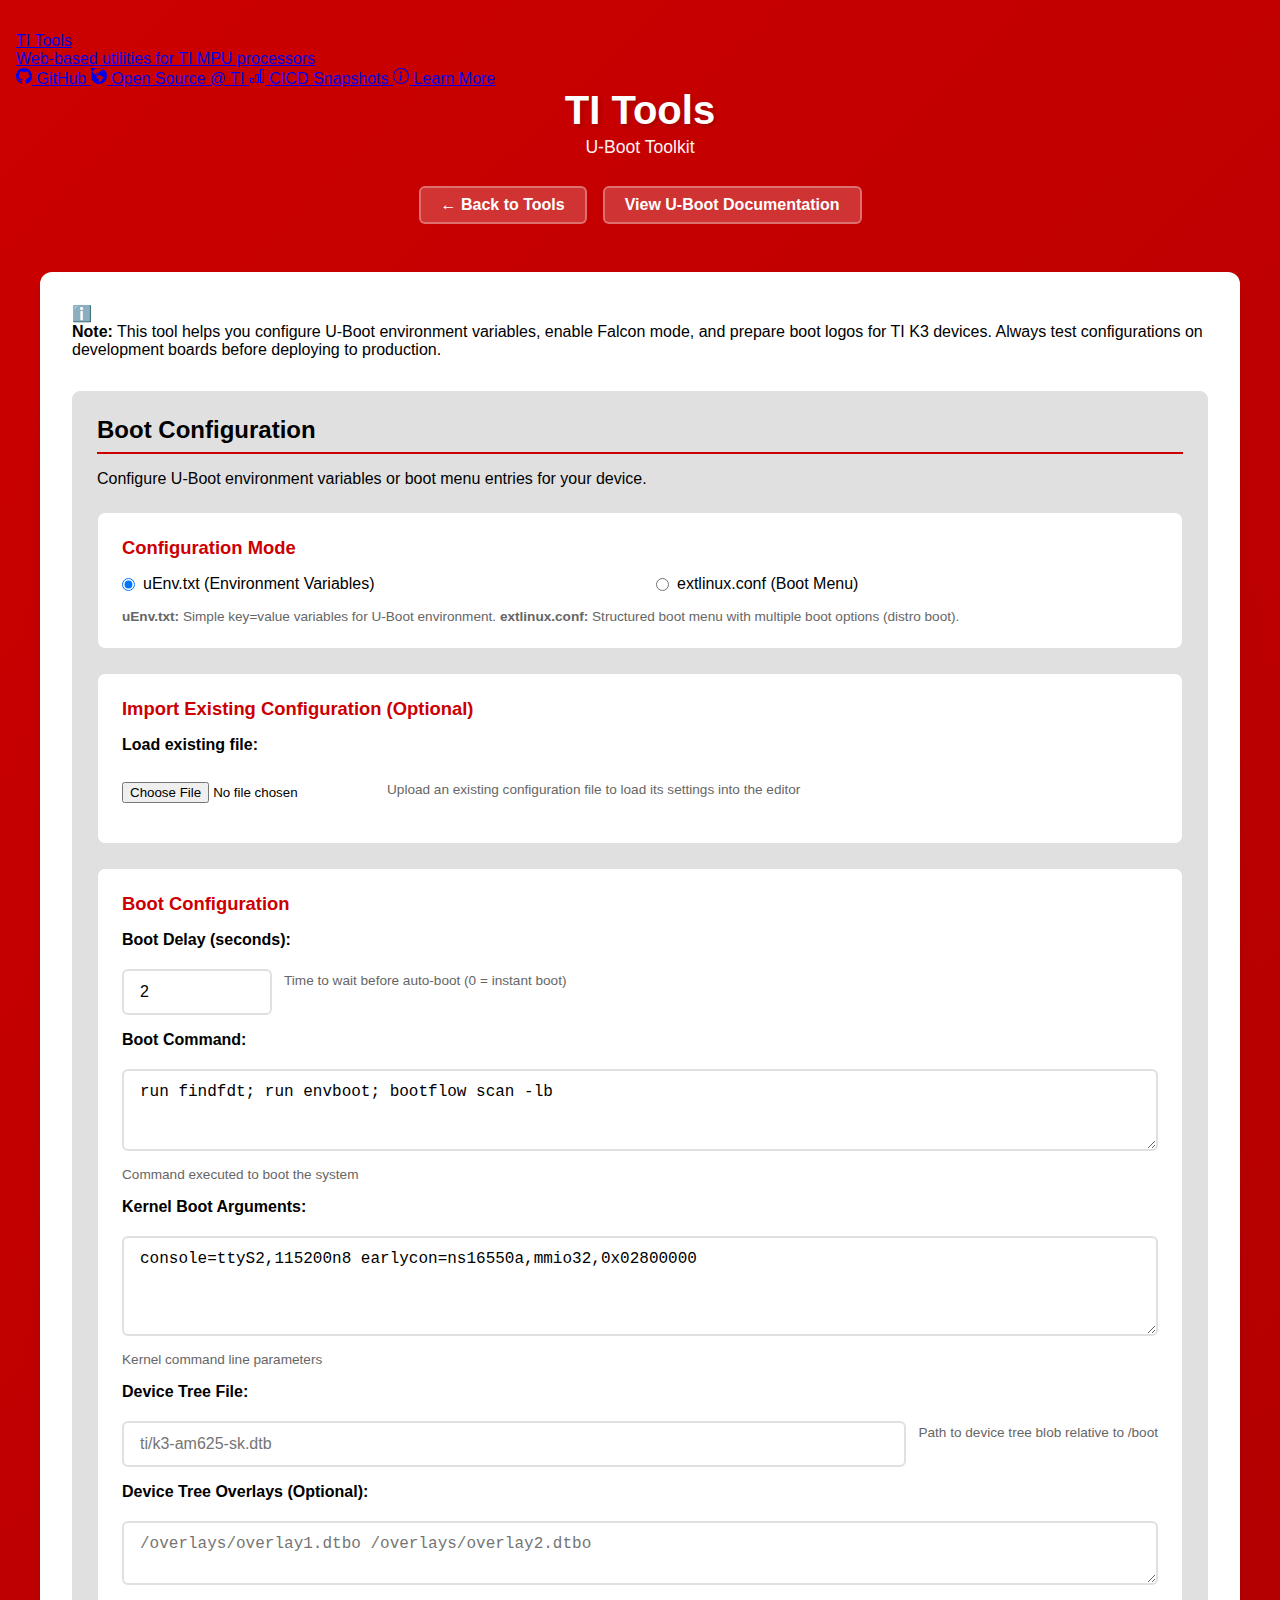
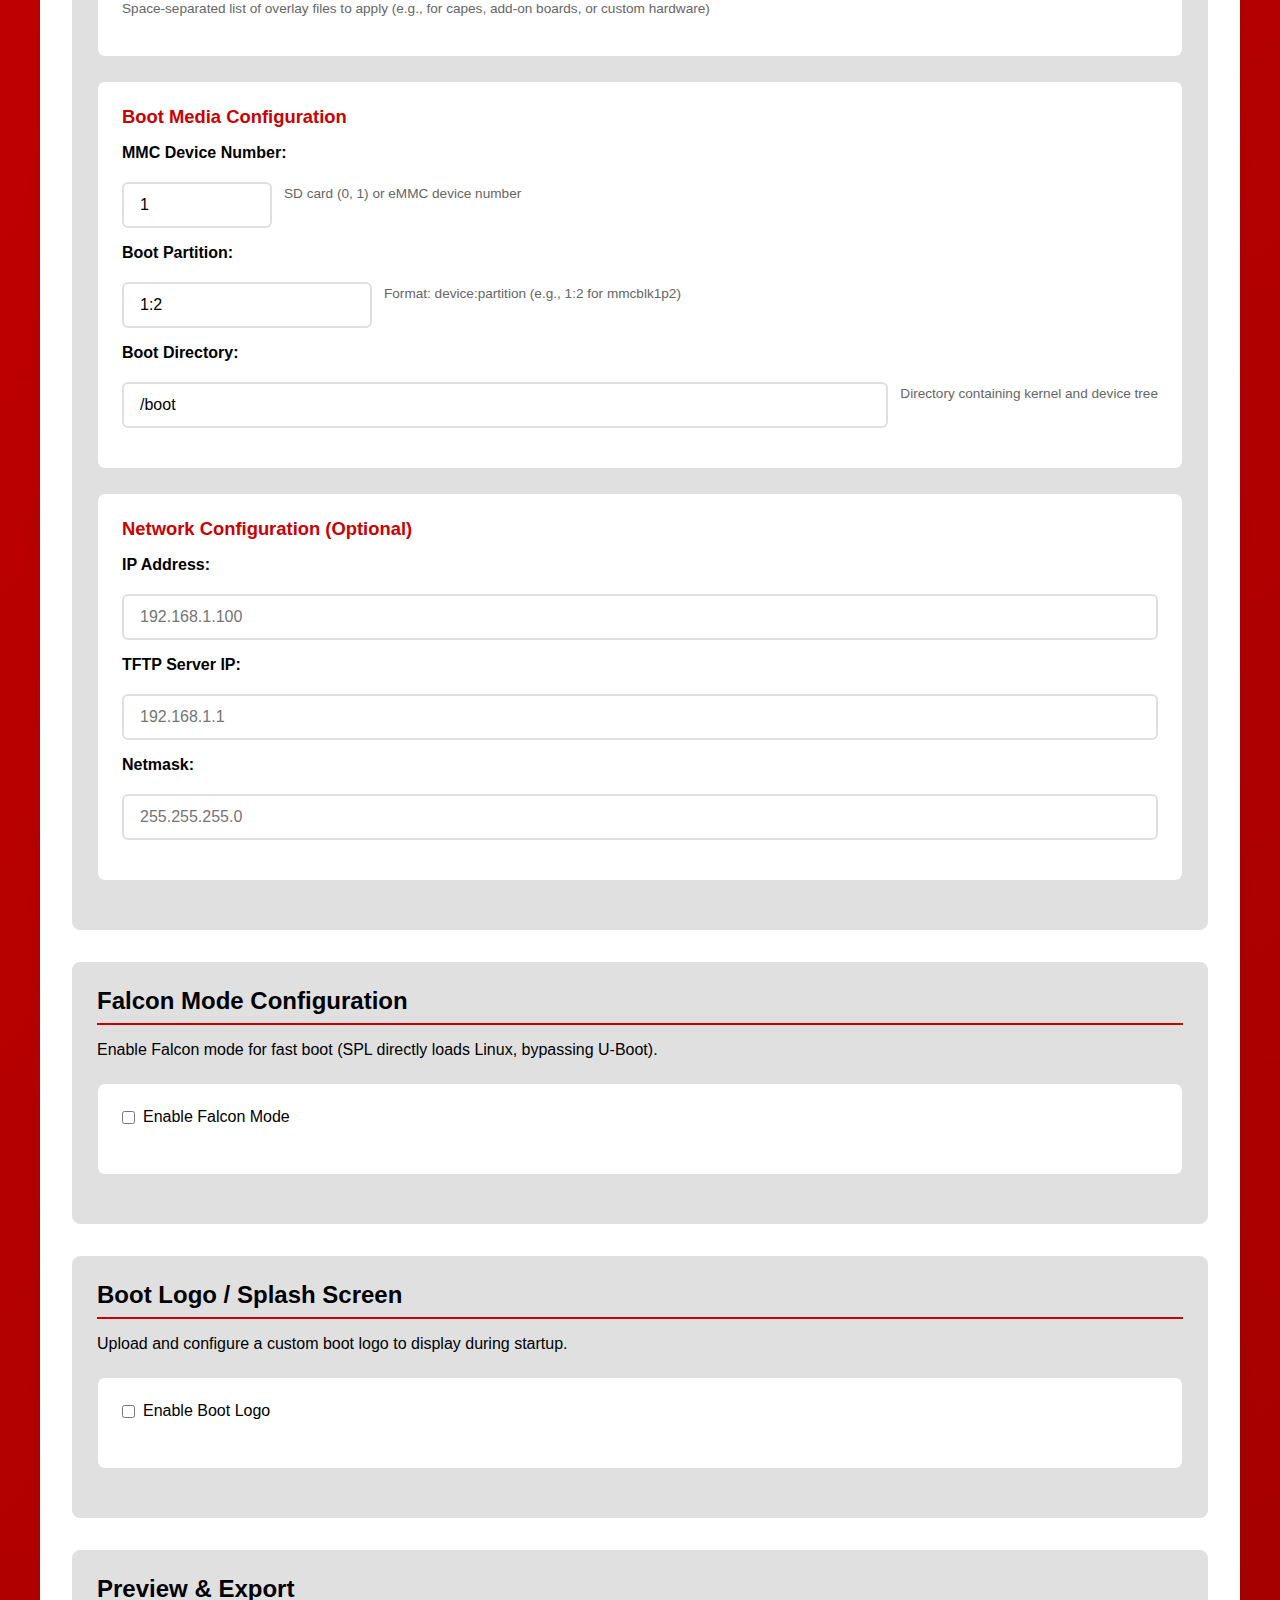
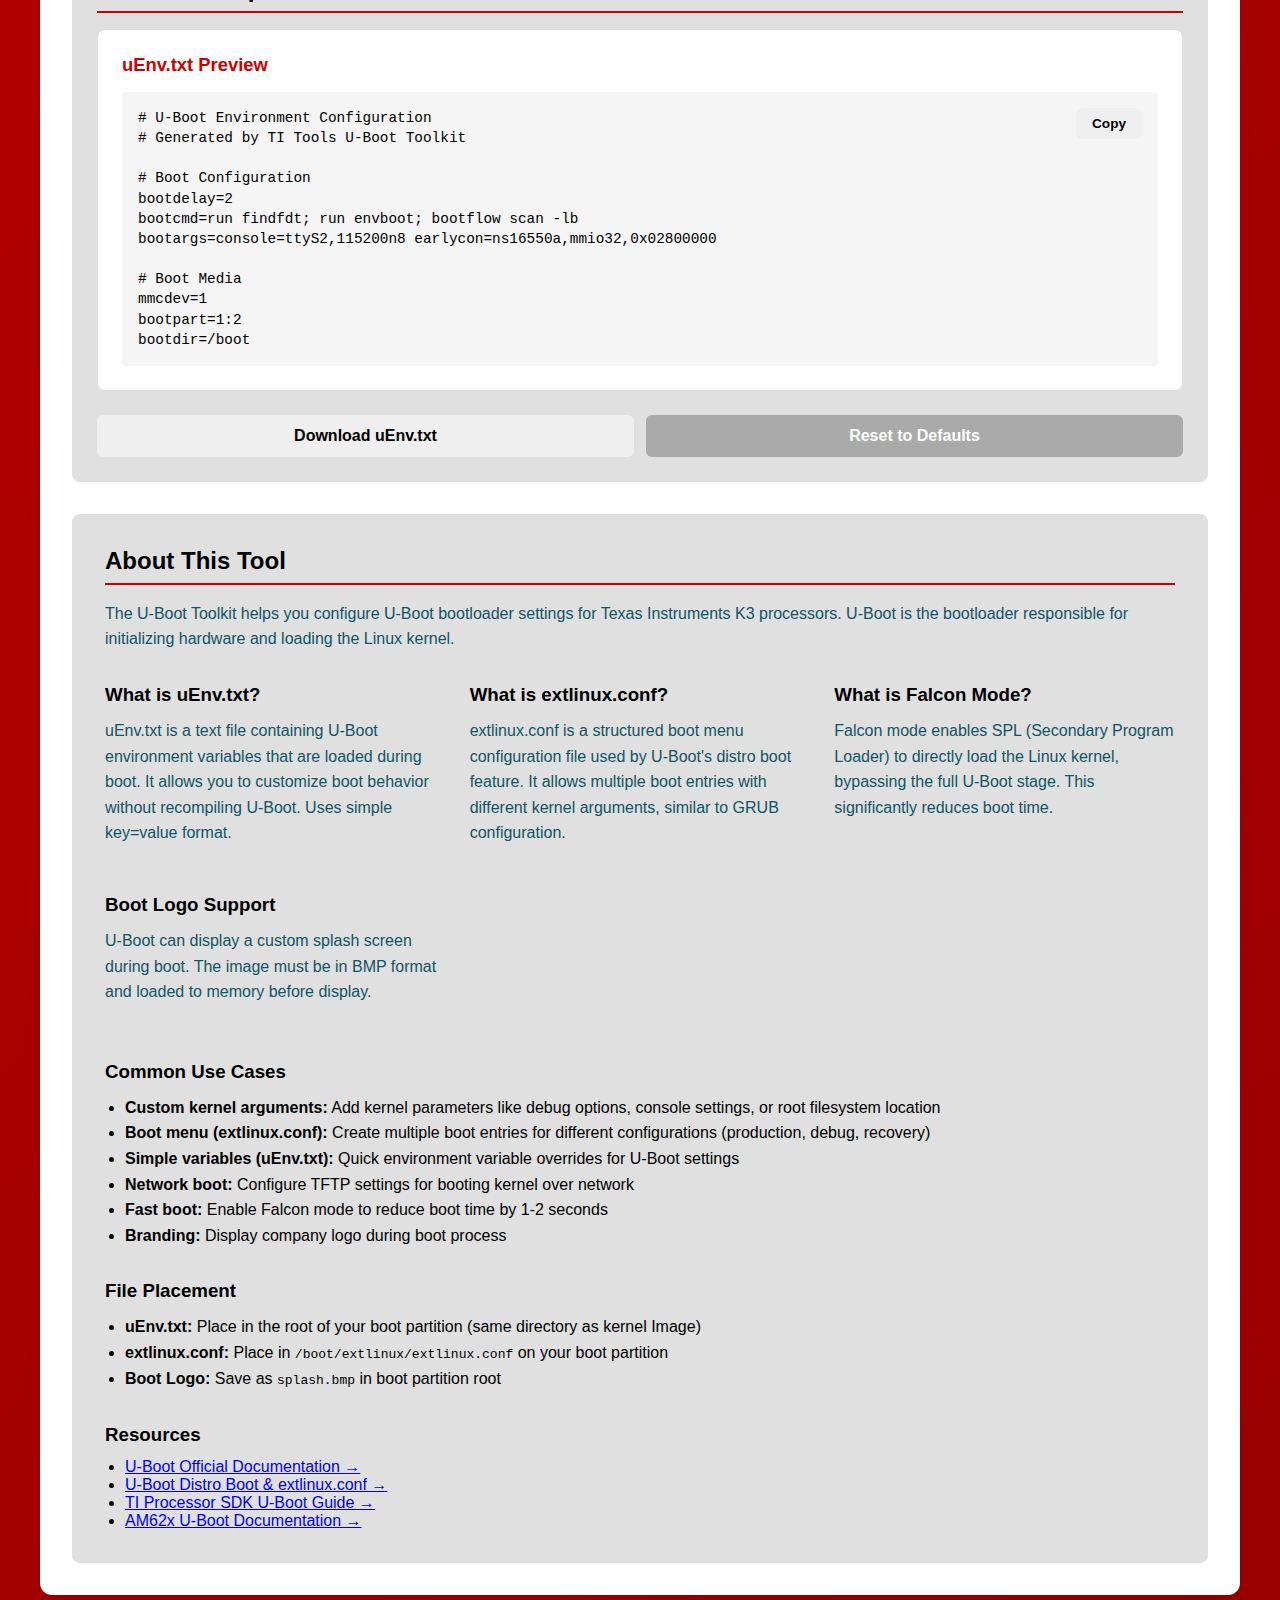
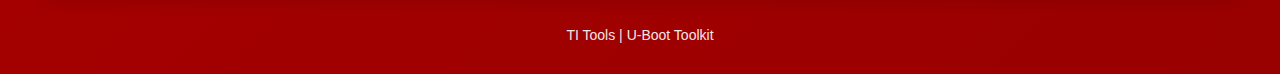
<file: uboot-toolkit.html>
<!DOCTYPE html>
<html lang="en">
<head>
    <meta charset="UTF-8">
    <meta name="viewport" content="width=device-width, initial-scale=1.0">
    <title>U-Boot Toolkit | TI Tools</title>
    <link rel="stylesheet" href="style.css">
    <script src="navbar.js"></script>
</head>
<body>
    <!-- Navigation bar loaded by navbar.js -->

    <div class="container">
        <header>
            <h1>TI Tools</h1>
            <p class="subtitle">U-Boot Toolkit</p>
            <div class="header-links">
                <a href="index.html" class="doc-link">
                    ← Back to Tools
                </a>
                <a href="https://docs.u-boot.org/en/latest/"
                   target="_blank"
                   rel="noopener noreferrer"
                   class="doc-link">
                    View U-Boot Documentation
                </a>
            </div>
        </header>

        <main>
            <!-- Info Banner -->
            <section class="info-banner">
                <div class="banner-content">
                    <span class="banner-icon">ℹ️</span>
                    <div>
                        <strong>Note:</strong> This tool helps you configure U-Boot environment variables, enable Falcon mode, and prepare boot logos for TI K3 devices. Always test configurations on development boards before deploying to production.
                    </div>
                </div>
            </section>

            <!-- Boot Configuration Section -->
            <section class="input-section">
                <h2>Boot Configuration</h2>
                <p style="margin-bottom: 1.5rem;">Configure U-Boot environment variables or boot menu entries for your device.</p>

                <div class="config-group">
                    <h3>Configuration Mode</h3>
                    <div style="display: flex; gap: 2rem; margin-bottom: 1rem;">
                        <label style="display: flex; align-items: center; gap: 0.5rem; cursor: pointer; margin: 0;">
                            <input type="radio" name="config-mode" id="mode-uenv" value="uenv" checked style="margin: 0;">
                            <span style="font-weight: 500;">uEnv.txt (Environment Variables)</span>
                        </label>
                        <label style="display: flex; align-items: center; gap: 0.5rem; cursor: pointer; margin: 0;">
                            <input type="radio" name="config-mode" id="mode-extlinux" value="extlinux" style="margin: 0;">
                            <span style="font-weight: 500;">extlinux.conf (Boot Menu)</span>
                        </label>
                    </div>
                    <p style="margin: 0.5rem 0 0 0; font-size: 0.85rem; color: #666;">
                        <strong>uEnv.txt:</strong> Simple key=value variables for U-Boot environment.
                        <strong>extlinux.conf:</strong> Structured boot menu with multiple boot options (distro boot).
                    </p>
                </div>

                <div class="config-group">
                    <h3 id="import-label">Import Existing Configuration (Optional)</h3>
                    <div class="input-group" style="margin-bottom: 1rem;">
                        <label id="import-file-label">Load existing file:</label>
                        <input type="file" id="import-uenv" accept=".txt,.conf" style="margin-top: 0.5rem;">
                        <p style="margin: 0.5rem 0 0 0; font-size: 0.85rem; color: #666;" id="import-hint">Upload an existing configuration file to load its settings into the editor</p>
                    </div>
                </div>

                <div class="config-group" style="margin-top: 1.5rem;">
                    <h3>Boot Configuration</h3>

                    <div class="input-group" style="margin-bottom: 1rem;">
                        <label for="bootdelay">Boot Delay (seconds):</label>
                        <input type="number" id="bootdelay" value="2" min="0" max="10" style="max-width: 150px;">
                        <p style="margin: 0.25rem 0 0 0; font-size: 0.85rem; color: #666;">Time to wait before auto-boot (0 = instant boot)</p>
                    </div>

                    <div class="input-group" style="margin-bottom: 1rem;">
                        <label for="bootcmd">Boot Command:</label>
                        <textarea id="bootcmd" rows="3" placeholder="run findfdt; run envboot; bootflow scan -lb">run findfdt; run envboot; bootflow scan -lb</textarea>
                        <p style="margin: 0.25rem 0 0 0; font-size: 0.85rem; color: #666;">Command executed to boot the system</p>
                    </div>

                    <div class="input-group" style="margin-bottom: 1rem;">
                        <label for="bootargs">Kernel Boot Arguments:</label>
                        <textarea id="bootargs" rows="4" placeholder="console=ttyS2,115200n8 earlycon=ns16550a,mmio32,0x02800000">console=ttyS2,115200n8 earlycon=ns16550a,mmio32,0x02800000</textarea>
                        <p style="margin: 0.25rem 0 0 0; font-size: 0.85rem; color: #666;">Kernel command line parameters</p>
                    </div>

                    <div class="input-group">
                        <label for="fdtfile">Device Tree File:</label>
                        <input type="text" id="fdtfile" placeholder="ti/k3-am625-sk.dtb">
                        <p style="margin: 0.25rem 0 0 0; font-size: 0.85rem; color: #666;">Path to device tree blob relative to /boot</p>
                    </div>

                    <div class="input-group">
                        <label for="fdtoverlays">Device Tree Overlays (Optional):</label>
                        <textarea id="fdtoverlays" rows="2" placeholder="/overlays/overlay1.dtbo /overlays/overlay2.dtbo"></textarea>
                        <p style="margin: 0.25rem 0 0 0; font-size: 0.85rem; color: #666;">Space-separated list of overlay files to apply (e.g., for capes, add-on boards, or custom hardware)</p>
                    </div>
                </div>

                <div class="config-group" style="margin-top: 1.5rem;">
                    <h3>Boot Media Configuration</h3>

                    <div class="input-group" style="margin-bottom: 1rem;">
                        <label for="mmcdev">MMC Device Number:</label>
                        <input type="number" id="mmcdev" value="1" min="0" max="2" style="max-width: 150px;">
                        <p style="margin: 0.25rem 0 0 0; font-size: 0.85rem; color: #666;">SD card (0, 1) or eMMC device number</p>
                    </div>

                    <div class="input-group" style="margin-bottom: 1rem;">
                        <label for="bootpart">Boot Partition:</label>
                        <input type="text" id="bootpart" value="1:2" placeholder="1:2" style="max-width: 150px;">
                        <p style="margin: 0.25rem 0 0 0; font-size: 0.85rem; color: #666;">Format: device:partition (e.g., 1:2 for mmcblk1p2)</p>
                    </div>

                    <div class="input-group">
                        <label for="bootdir">Boot Directory:</label>
                        <input type="text" id="bootdir" value="/boot" placeholder="/boot">
                        <p style="margin: 0.25rem 0 0 0; font-size: 0.85rem; color: #666;">Directory containing kernel and device tree</p>
                    </div>
                </div>

                <div class="config-group" style="margin-top: 1.5rem;">
                    <h3>Network Configuration (Optional)</h3>

                    <div class="input-group" style="margin-bottom: 1rem;">
                        <label for="ipaddr">IP Address:</label>
                        <input type="text" id="ipaddr" placeholder="192.168.1.100">
                    </div>

                    <div class="input-group" style="margin-bottom: 1rem;">
                        <label for="serverip">TFTP Server IP:</label>
                        <input type="text" id="serverip" placeholder="192.168.1.1">
                    </div>

                    <div class="input-group">
                        <label for="netmask">Netmask:</label>
                        <input type="text" id="netmask" placeholder="255.255.255.0">
                    </div>
                </div>
            </section>

            <!-- Falcon Mode Section -->
            <section class="input-section">
                <h2>Falcon Mode Configuration</h2>
                <p style="margin-bottom: 1.5rem;">Enable Falcon mode for fast boot (SPL directly loads Linux, bypassing U-Boot).</p>

                <div class="config-group">
                    <div style="margin-bottom: 1.5rem; display: flex; align-items: center; gap: 0.5rem;">
                        <input type="checkbox" id="falcon-enable" style="margin: 0;">
                        <label for="falcon-enable" style="font-weight: 500; margin: 0; cursor: pointer;">Enable Falcon Mode</label>
                    </div>

                    <div id="falcon-config" style="display: none;">
                        <div class="input-group" style="margin-bottom: 1rem;">
                            <label for="falcon-bootpart">Falcon Boot Partition:</label>
                            <input type="text" id="falcon-bootpart" value="1:2" placeholder="1:2" style="max-width: 150px;">
                            <p style="margin: 0.25rem 0 0 0; font-size: 0.85rem; color: #666;">Partition containing kernel and args</p>
                        </div>

                        <div class="input-group" style="margin-bottom: 1rem;">
                            <label for="falcon-args">Falcon Boot Arguments:</label>
                            <textarea id="falcon-args" rows="3" placeholder="console=ttyS2,115200n8 root=/dev/mmcblk1p2 rootwait">console=ttyS2,115200n8 root=/dev/mmcblk1p2 rootwait</textarea>
                            <p style="margin: 0.25rem 0 0 0; font-size: 0.85rem; color: #666;">Kernel arguments for Falcon mode boot</p>
                        </div>

                        <div class="info-banner" style="background-color: #fff3cd; border-color: #ffc107;">
                            <div class="banner-content">
                                <span class="banner-icon">⚠️</span>
                                <div>
                                    <strong>Falcon Mode Setup Steps:</strong>
                                    <ol style="margin: 0.5rem 0 0 1.25rem; padding: 0;">
                                        <li>Boot normally to U-Boot prompt</li>
                                        <li>Run: <code>spl export fdt ${loadaddr} - ${fdtaddr}</code></li>
                                        <li>Save args: <code>fatwrite mmc ${mmcdev}:${bootpart} ${fdtaddr} args ${filesize}</code></li>
                                        <li>Set boot mode switches for Falcon mode</li>
                                    </ol>
                                </div>
                            </div>
                        </div>
                    </div>
                </div>
            </section>

            <!-- Boot Logo Section -->
            <section class="input-section">
                <h2>Boot Logo / Splash Screen</h2>
                <p style="margin-bottom: 1.5rem;">Upload and configure a custom boot logo to display during startup.</p>

                <div class="config-group">
                    <div style="margin-bottom: 1.5rem; display: flex; align-items: center; gap: 0.5rem;">
                        <input type="checkbox" id="logo-enable" style="margin: 0;">
                        <label for="logo-enable" style="font-weight: 500; margin: 0; cursor: pointer;">Enable Boot Logo</label>
                    </div>

                    <div id="logo-config" style="display: none;">
                        <div class="input-group" style="margin-bottom: 1.5rem;">
                            <label>Upload Logo Image:</label>
                            <input type="file" id="logo-file" accept="image/*" style="margin-top: 0.5rem;">
                            <p style="margin: 0.5rem 0 0 0; font-size: 0.85rem; color: #666;">Supported formats: PNG, JPG, BMP (will be converted to BMP for U-Boot)</p>
                        </div>

                        <div id="logo-preview" style="display: none; margin-top: 1rem;">
                            <h4 style="margin-bottom: 0.5rem;">Preview:</h4>
                            <canvas id="logo-canvas" style="max-width: 100%; border: 1px solid #ddd; border-radius: 4px;"></canvas>
                            <div style="margin-top: 0.5rem; font-size: 0.9rem; color: #666;">
                                <span id="logo-dimensions"></span>
                            </div>
                        </div>

                        <div class="info-banner" style="margin-top: 1.5rem; background-color: #e7f3ff; border-color: #2196F3;">
                            <div class="banner-content">
                                <span class="banner-icon">💡</span>
                                <div>
                                    <strong>Boot Logo Setup:</strong>
                                    <ul style="margin: 0.5rem 0 0 1.25rem; padding: 0;">
                                        <li>U-Boot expects BMP format images</li>
                                        <li>Recommended resolution: 1920x1080 or your display's native resolution</li>
                                        <li>Save as <code>splash.bmp</code> in boot partition</li>
                                        <li>Add to uEnv.txt: <code>splashimage=0x82000000</code></li>
                                        <li>Load in bootcmd: <code>fatload mmc ${mmcdev}:${bootpart} ${splashimage} splash.bmp; bmp display ${splashimage}</code></li>
                                    </ul>
                                </div>
                            </div>
                        </div>
                    </div>
                </div>
            </section>

            <!-- Preview and Export Section -->
            <section class="results-section" style="display: block;">
                <h2>Preview & Export</h2>

                <div class="config-group">
                    <h3 id="preview-heading">Configuration Preview</h3>
                    <div style="position: relative;">
                        <pre id="uenv-preview" style="background: #f5f5f5; padding: 1rem; border-radius: 4px; overflow-x: auto; font-size: 0.9rem; line-height: 1.4;"><code># U-Boot Environment Configuration
# Generated by TI Tools U-Boot Toolkit

bootdelay=2
bootcmd=run findfdt; run envboot; bootflow scan -lb
bootargs=console=ttyS2,115200n8 earlycon=ns16550a,mmio32,0x02800000
</code></pre>
                        <button id="copy-btn" style="position: absolute; top: 1rem; right: 1rem; padding: 0.5rem 1rem; font-size: 0.85rem;">Copy</button>
                    </div>
                </div>

                <div class="button-group" style="margin-top: 1.5rem;">
                    <button type="button" id="export-btn">Download uEnv.txt</button>
                    <button type="button" id="reset-btn" class="secondary">Reset to Defaults</button>
                </div>
            </section>

            <!-- Info Section -->
            <section class="info-section">
                <h2>About This Tool</h2>
                <p>The U-Boot Toolkit helps you configure U-Boot bootloader settings for Texas Instruments K3 processors. U-Boot is the bootloader responsible for initializing hardware and loading the Linux kernel.</p>

                <div style="display: grid; grid-template-columns: repeat(auto-fit, minmax(300px, 1fr)); gap: 1.5rem; margin-top: 2rem;">
                    <div>
                        <h3 style="margin-bottom: 0.75rem;">What is uEnv.txt?</h3>
                        <p>uEnv.txt is a text file containing U-Boot environment variables that are loaded during boot. It allows you to customize boot behavior without recompiling U-Boot. Uses simple key=value format.</p>
                    </div>

                    <div>
                        <h3 style="margin-bottom: 0.75rem;">What is extlinux.conf?</h3>
                        <p>extlinux.conf is a structured boot menu configuration file used by U-Boot's distro boot feature. It allows multiple boot entries with different kernel arguments, similar to GRUB configuration.</p>
                    </div>

                    <div>
                        <h3 style="margin-bottom: 0.75rem;">What is Falcon Mode?</h3>
                        <p>Falcon mode enables SPL (Secondary Program Loader) to directly load the Linux kernel, bypassing the full U-Boot stage. This significantly reduces boot time.</p>
                    </div>

                    <div>
                        <h3 style="margin-bottom: 0.75rem;">Boot Logo Support</h3>
                        <p>U-Boot can display a custom splash screen during boot. The image must be in BMP format and loaded to memory before display.</p>
                    </div>
                </div>

                <h3 style="margin-top: 2rem; margin-bottom: 0.75rem;">Common Use Cases</h3>
                <ul style="margin-left: 1.25rem; line-height: 1.6;">
                    <li><strong>Custom kernel arguments:</strong> Add kernel parameters like debug options, console settings, or root filesystem location</li>
                    <li><strong>Boot menu (extlinux.conf):</strong> Create multiple boot entries for different configurations (production, debug, recovery)</li>
                    <li><strong>Simple variables (uEnv.txt):</strong> Quick environment variable overrides for U-Boot settings</li>
                    <li><strong>Network boot:</strong> Configure TFTP settings for booting kernel over network</li>
                    <li><strong>Fast boot:</strong> Enable Falcon mode to reduce boot time by 1-2 seconds</li>
                    <li><strong>Branding:</strong> Display company logo during boot process</li>
                </ul>

                <h3 style="margin-top: 2rem; margin-bottom: 0.75rem;">File Placement</h3>
                <ul style="margin-left: 1.25rem; line-height: 1.6;">
                    <li><strong>uEnv.txt:</strong> Place in the root of your boot partition (same directory as kernel Image)</li>
                    <li><strong>extlinux.conf:</strong> Place in <code>/boot/extlinux/extlinux.conf</code> on your boot partition</li>
                    <li><strong>Boot Logo:</strong> Save as <code>splash.bmp</code> in boot partition root</li>
                </ul>

                <div class="resources-box" style="margin-top: 2rem;">
                    <h3 style="margin-bottom: 0.75rem;">Resources</h3>
                    <ul style="margin-left: 1.25rem;">
                        <li><a href="https://docs.u-boot.org/en/latest/" target="_blank" rel="noopener">U-Boot Official Documentation →</a></li>
                        <li><a href="https://docs.u-boot.org/en/latest/develop/distro.html" target="_blank" rel="noopener">U-Boot Distro Boot & extlinux.conf →</a></li>
                        <li><a href="https://software-dl.ti.com/processor-sdk-linux/esd/docs/latest/linux/Foundational_Components_U-Boot.html" target="_blank" rel="noopener">TI Processor SDK U-Boot Guide →</a></li>
                        <li><a href="https://docs.u-boot.org/en/latest/board/ti/am62x_sk.html" target="_blank" rel="noopener">AM62x U-Boot Documentation →</a></li>
                    </ul>
                </div>
            </section>
        </main>

        <footer>
            <p>TI Tools | U-Boot Toolkit</p>
        </footer>
    </div>

    <script src="uboot-toolkit.js"></script>
</body>
</html>
</file>
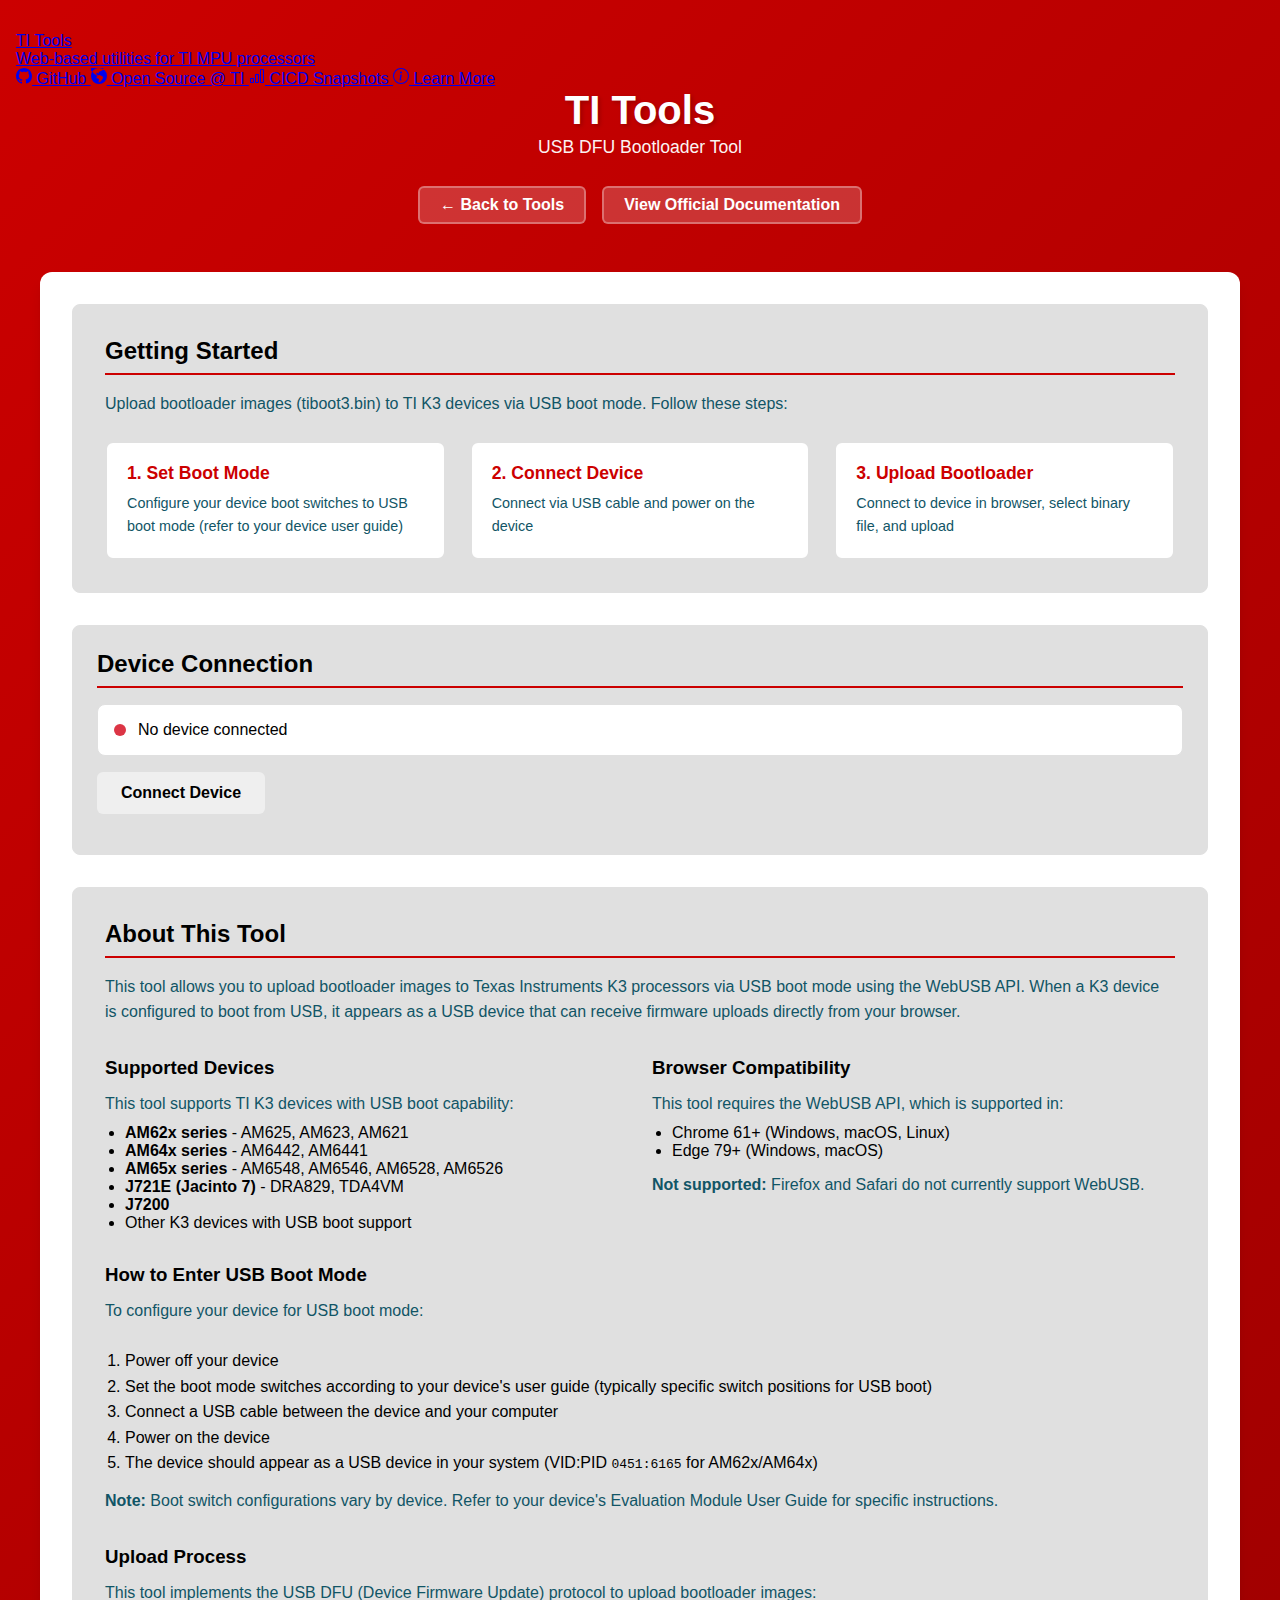
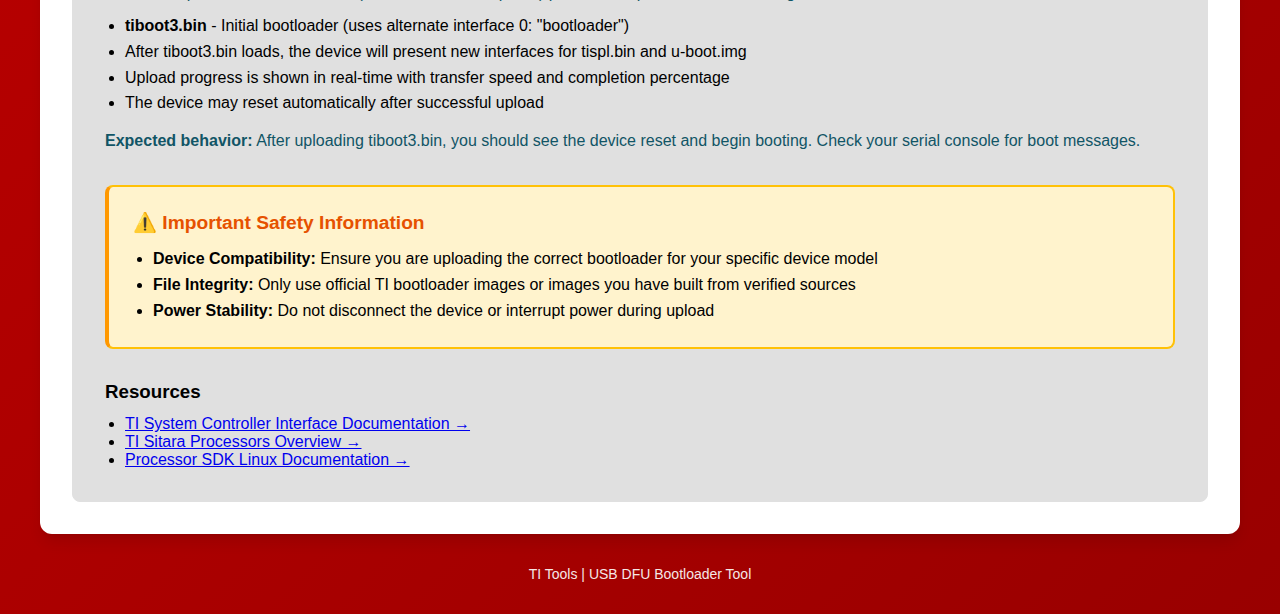
<file: usb-dfu.html>
<!DOCTYPE html>
<html lang="en">
<head>
    <meta charset="UTF-8">
    <meta name="viewport" content="width=device-width, initial-scale=1.0">
    <title>USB DFU Bootloader Tool | TI Tools</title>
    <link rel="stylesheet" href="style.css">
    <script src="navbar.js"></script>
    <style>
        #connect-btn:hover:not(:disabled) {
            background-color: #CC0000 !important;
            border-color: #CC0000 !important;
            transition: background-color 0.3s ease, border-color 0.3s ease;
        }
    </style>
</head>
<body>
    <!-- Navigation bar loaded by navbar.js -->

    <div class="container">
        <header>
            <h1>TI Tools</h1>
            <p class="subtitle">USB DFU Bootloader Tool</p>
            <div class="header-links">
                <a href="index.html" class="doc-link">
                    ← Back to Tools
                </a>
                <a href="https://software-dl.ti.com/tisci/esd/latest/index.html"
                   target="_blank"
                   rel="noopener noreferrer"
                   class="doc-link">
                    View Official Documentation
                </a>
            </div>
        </header>

        <main>
            <!-- Browser Compatibility Warning -->
            <section class="info-banner" id="browser-warning" style="display: none; background-color: #fff3cd; border-color: #ffc107;">
                <div class="banner-content">
                    <span class="banner-icon">⚠️</span>
                    <div>
                        <strong>Browser Not Supported:</strong> This tool requires WebUSB API support. Please use Chrome 61+ or Edge 79+. Firefox and Safari are not currently supported.
                    </div>
                </div>
            </section>

            <!-- Instructions Section -->
            <section class="info-section">
                <h2>Getting Started</h2>
                <p>Upload bootloader images (tiboot3.bin) to TI K3 devices via USB boot mode. Follow these steps:</p>

                <div class="tools-grid" style="margin-top: 1rem;">
                    <div class="tool-card" style="cursor: default; padding: 1.25rem;">
                        <h3 style="font-size: 1.1rem; margin-bottom: 0.5rem;">1. Set Boot Mode</h3>
                        <p style="margin: 0; font-size: 0.9rem;">Configure your device boot switches to USB boot mode (refer to your device user guide)</p>
                    </div>
                    <div class="tool-card" style="cursor: default; padding: 1.25rem;">
                        <h3 style="font-size: 1.1rem; margin-bottom: 0.5rem;">2. Connect Device</h3>
                        <p style="margin: 0; font-size: 0.9rem;">Connect via USB cable and power on the device</p>
                    </div>
                    <div class="tool-card" style="cursor: default; padding: 1.25rem;">
                        <h3 style="font-size: 1.1rem; margin-bottom: 0.5rem;">3. Upload Bootloader</h3>
                        <p style="margin: 0; font-size: 0.9rem;">Connect to device in browser, select binary file, and upload</p>
                    </div>
                </div>
            </section>

            <!-- Device Connection Section -->
            <section class="input-section">
                <h2>Device Connection</h2>
                <div class="device-status" id="device-status" style="display: flex; align-items: center; gap: 0.75rem; margin-bottom: 1rem; padding: 1rem; background: white; border-radius: 8px; border: 1px solid #e0e0e0;">
                    <span class="status-indicator" id="status-indicator" style="width: 12px; height: 12px; border-radius: 50%; background-color: #dc3545;"></span>
                    <span id="status-text" style="font-weight: 500;">No device connected</span>
                </div>
                <button type="button" id="connect-btn" class="primary" style="margin-bottom: 1rem;">Connect Device</button>

                <div id="device-info" style="display: none;">
                    <div class="config-group" style="margin-top: 1rem;">
                        <h3 style="margin-bottom: 1rem;">Device Information</h3>
                        <div id="device-info-content"></div>
                    </div>
                </div>
            </section>

            <!-- File Upload Section -->
            <section class="input-section" id="upload-section" style="display: none;">
                <h2>Upload Bootloader</h2>
                <div id="drop-zone" style="
                    border: 2px dashed #ccc;
                    border-radius: 8px;
                    padding: 3rem 2rem;
                    text-align: center;
                    cursor: pointer;
                    transition: all 0.3s ease;
                    background: white;
                    margin-bottom: 1rem;">
                    <input type="file" id="file-input" accept=".bin" style="display: none;">
                    <div class="upload-prompt">
                        <svg width="48" height="48" viewBox="0 0 24 24" fill="none" stroke="currentColor" stroke-width="2" style="margin: 0 auto 1rem; color: #666;">
                            <path d="M21 15v4a2 2 0 0 1-2 2H5a2 2 0 0 1-2-2v-4"></path>
                            <polyline points="17 8 12 3 7 8"></polyline>
                            <line x1="12" y1="3" x2="12" y2="15"></line>
                        </svg>
                        <p style="font-size: 1.1rem; font-weight: 500; margin-bottom: 0.5rem;">Click to select or drag and drop</p>
                        <p class="file-hint" style="color: #666; font-size: 0.9rem; margin: 0;">Bootloader binary files (.bin) - tiboot3.bin, u-boot.img, etc.</p>
                    </div>
                </div>

                <div id="file-info" style="display: none; margin-top: 1rem;">
                    <div class="config-group">
                        <h3 style="margin-bottom: 1rem;">Selected File</h3>
                        <div id="file-info-content"></div>
                    </div>
                </div>

                <button type="button" id="upload-btn" style="display: none; margin-top: 1rem;">Upload to Device</button>
            </section>

            <!-- Progress Section -->
            <section class="results-section" id="progress-section" style="display: none;">
                <h2>Upload Progress</h2>
                <div class="progress-container" style="margin-bottom: 1.5rem;">
                    <div class="progress-bar" style="
                        width: 100%;
                        height: 30px;
                        background-color: #e9ecef;
                        border-radius: 4px;
                        overflow: hidden;
                        position: relative;
                        margin-bottom: 0.75rem;">
                        <div class="progress-fill" id="progress-fill" style="
                            height: 100%;
                            background: linear-gradient(90deg, #007C8C 0%, #00a0b0 100%);
                            width: 0%;
                            transition: width 0.3s ease;
                            display: flex;
                            align-items: center;
                            justify-content: center;
                            color: white;
                            font-weight: 500;
                            font-size: 0.85rem;">
                        </div>
                    </div>
                    <div class="progress-stats" style="display: flex; justify-content: space-between; font-size: 0.9rem; color: #666;">
                        <span id="progress-percent">0%</span>
                        <span id="progress-bytes">0 / 0 KB</span>
                        <span id="progress-speed">0 KB/s</span>
                    </div>
                </div>
                <div id="upload-status"></div>
            </section>

            <!-- Results/Status Section -->
            <section class="results-section" id="results-section" style="display: none;">
                <h2>Results</h2>
                <div id="results-content"></div>
            </section>

            <!-- Info Section -->
            <section class="info-section">
                <h2>About This Tool</h2>
                <p>This tool allows you to upload bootloader images to Texas Instruments K3 processors via USB boot mode using the WebUSB API. When a K3 device is configured to boot from USB, it appears as a USB device that can receive firmware uploads directly from your browser.</p>

                <div style="display: grid; grid-template-columns: repeat(auto-fit, minmax(300px, 1fr)); gap: 1.5rem; margin-top: 2rem;">
                    <div>
                        <h3 style="margin-bottom: 0.75rem;">Supported Devices</h3>
                        <p style="margin-bottom: 0.5rem;">This tool supports TI K3 devices with USB boot capability:</p>
                        <ul style="margin-left: 1.25rem;">
                            <li><strong>AM62x series</strong> - AM625, AM623, AM621</li>
                            <li><strong>AM64x series</strong> - AM6442, AM6441</li>
                            <li><strong>AM65x series</strong> - AM6548, AM6546, AM6528, AM6526</li>
                            <li><strong>J721E (Jacinto 7)</strong> - DRA829, TDA4VM</li>
                            <li><strong>J7200</strong></li>
                            <li>Other K3 devices with USB boot support</li>
                        </ul>
                    </div>

                    <div>
                        <h3 style="margin-bottom: 0.75rem;">Browser Compatibility</h3>
                        <p style="margin-bottom: 0.5rem;">This tool requires the WebUSB API, which is supported in:</p>
                        <ul style="margin-left: 1.25rem;">
                            <li>Chrome 61+ (Windows, macOS, Linux)</li>
                            <li>Edge 79+ (Windows, macOS)</li>
                        </ul>
                        <p style="margin-top: 0.75rem;"><strong>Not supported:</strong> Firefox and Safari do not currently support WebUSB.</p>
                    </div>
                </div>

                <h3 style="margin-top: 2rem; margin-bottom: 0.75rem;">How to Enter USB Boot Mode</h3>
                <p>To configure your device for USB boot mode:</p>
                <ol style="margin-left: 1.25rem; line-height: 1.6;">
                    <li>Power off your device</li>
                    <li>Set the boot mode switches according to your device's user guide (typically specific switch positions for USB boot)</li>
                    <li>Connect a USB cable between the device and your computer</li>
                    <li>Power on the device</li>
                    <li>The device should appear as a USB device in your system (VID:PID <code>0451:6165</code> for AM62x/AM64x)</li>
                </ol>
                <p style="margin-top: 0.75rem;"><strong>Note:</strong> Boot switch configurations vary by device. Refer to your device's Evaluation Module User Guide for specific instructions.</p>

                <h3 style="margin-top: 2rem; margin-bottom: 0.75rem;">Upload Process</h3>
                <p style="margin-bottom: 0.5rem;">This tool implements the USB DFU (Device Firmware Update) protocol to upload bootloader images:</p>
                <ul style="margin-left: 1.25rem; line-height: 1.6;">
                    <li><strong>tiboot3.bin</strong> - Initial bootloader (uses alternate interface 0: "bootloader")</li>
                    <li>After tiboot3.bin loads, the device will present new interfaces for tispl.bin and u-boot.img</li>
                    <li>Upload progress is shown in real-time with transfer speed and completion percentage</li>
                    <li>The device may reset automatically after successful upload</li>
                </ul>
                <p style="margin-top: 0.75rem;"><strong>Expected behavior:</strong> After uploading tiboot3.bin, you should see the device reset and begin booting. Check your serial console for boot messages.</p>

                <div class="disclaimer-box" style="margin-top: 2rem;">
                    <h3 style="margin-bottom: 0.75rem;">⚠️ Important Safety Information</h3>
                    <ul style="margin-left: 1.25rem; line-height: 1.6;">
                        <li><strong>Device Compatibility:</strong> Ensure you are uploading the correct bootloader for your specific device model</li>
                        <li><strong>File Integrity:</strong> Only use official TI bootloader images or images you have built from verified sources</li>
                        <li><strong>Power Stability:</strong> Do not disconnect the device or interrupt power during upload</li>
                    </ul>
                </div>

                <div class="resources-box" style="margin-top: 2rem;">
                    <h3 style="margin-bottom: 0.75rem;">Resources</h3>
                    <ul style="margin-left: 1.25rem;">
                        <li><a href="https://software-dl.ti.com/tisci/esd/latest/index.html" target="_blank" rel="noopener">TI System Controller Interface Documentation →</a></li>
                        <li><a href="https://www.ti.com/processors/sitara-arm/overview.html" target="_blank" rel="noopener">TI Sitara Processors Overview →</a></li>
                        <li><a href="https://software-dl.ti.com/processor-sdk-linux/esd/docs/latest/index.html" target="_blank" rel="noopener">Processor SDK Linux Documentation →</a></li>
                    </ul>
                </div>
            </section>
        </main>

        <footer>
            <p>TI Tools | USB DFU Bootloader Tool</p>
        </footer>
    </div>

    <script src="usb-dfu.js"></script>
</body>
</html>
</file>
<file: style.css>
* {
    margin: 0;
    padding: 0;
    box-sizing: border-box;
}

:root {
    /* TI Primary Colors */
    --ti-red: #CC0000;
    --ti-black: #000000;
    --ti-grey: #AAAAAA;
    --ti-white: #FFFFFF;

    /* TI Secondary Colors */
    --ti-red-dark: #990000;
    --ti-blue-dark: #115566;
    --ti-teal: #007C8C;
    --ti-cyan: #00BBCC;
    --ti-grey-light: #E0E0E0;

    /* Application Colors */
    --primary-color: #CC0000;
    --primary-hover: #990000;
    --secondary-color: #115566;
    --accent-color: #007C8C;
    --error-color: #CC0000;
    --success-color: #007C8C;
    --warning-color: #CC0000;
    --bg-color: #FFFFFF;
    --card-bg: #FFFFFF;
    --text-primary: #000000;
    --text-secondary: #115566;
    --border-color: #E0E0E0;
    --shadow: 0 1px 3px 0 rgb(0 0 0 / 0.1), 0 1px 2px -1px rgb(0 0 0 / 0.1);
    --shadow-lg: 0 10px 15px -3px rgb(0 0 0 / 0.1), 0 4px 6px -4px rgb(0 0 0 / 0.1);
}

body {
    font-family: -apple-system, BlinkMacSystemFont, 'Segoe UI', Roboto, Oxygen, Ubuntu, Cantarell, sans-serif;
    background: linear-gradient(135deg, var(--ti-red) 0%, var(--ti-red-dark) 100%);
    min-height: 100vh;
    padding: 2rem 1rem;
    color: var(--text-primary);
}

.container {
    max-width: 1200px;
    margin: 0 auto;
}

header {
    text-align: center;
    margin-bottom: 3rem;
    color: white;
}

header h1 {
    font-size: 2.5rem;
    font-weight: 700;
    margin-bottom: 0.25rem;
    text-shadow: 2px 2px 4px rgba(0, 0, 0, 0.2);
}

.subtitle {
    font-size: 1.1rem;
    opacity: 0.95;
    margin-bottom: 1rem;
}

.doc-link {
    display: inline-block;
    margin-top: 0.75rem;
    padding: 0.5rem 1.25rem;
    background: rgba(255, 255, 255, 0.2);
    color: white;
    text-decoration: none;
    border-radius: 6px;
    font-weight: 600;
    transition: background-color 0.2s, transform 0.1s;
    border: 2px solid rgba(255, 255, 255, 0.3);
}

.doc-link:hover {
    background: rgba(255, 255, 255, 0.3);
    transform: translateY(-2px);
}

.header-links {
    display: flex;
    gap: 1rem;
    margin-top: 0.75rem;
    flex-wrap: wrap;
    justify-content: center;
}

main {
    background: var(--card-bg);
    border-radius: 12px;
    padding: 2rem;
    box-shadow: var(--shadow-lg);
}

section {
    margin-bottom: 2rem;
}

section:last-child {
    margin-bottom: 0;
}

h2 {
    font-size: 1.5rem;
    margin-bottom: 1rem;
    color: var(--text-primary);
    border-bottom: 2px solid var(--primary-color);
    padding-bottom: 0.5rem;
}

.input-section {
    background: var(--ti-grey-light);
    padding: 1.5rem;
    border-radius: 8px;
    border: 1px solid var(--border-color);
}

.input-group {
    display: flex;
    flex-wrap: wrap;
    gap: 0.75rem;
    margin-bottom: 1rem;
}

label {
    width: 100%;
    font-weight: 600;
    color: var(--text-primary);
    margin-bottom: 0.25rem;
}

input[type="text"] {
    flex: 1;
    min-width: 250px;
    padding: 0.75rem 1rem;
    border: 2px solid var(--border-color);
    border-radius: 6px;
    font-size: 1rem;
    transition: border-color 0.2s, box-shadow 0.2s;
}

input[type="text"]:focus {
    outline: none;
    border-color: var(--primary-color);
    box-shadow: 0 0 0 3px rgba(37, 99, 235, 0.1);
}

button {
    padding: 0.75rem 1.5rem;
    font-size: 1rem;
    font-weight: 600;
    border: none;
    border-radius: 6px;
    cursor: pointer;
    transition: background-color 0.2s, transform 0.1s;
    white-space: nowrap;
}

button:active {
    transform: translateY(1px);
}

#decodeBtn {
    background-color: var(--primary-color);
    color: white;
}

#decodeBtn:hover {
    background-color: var(--primary-hover);
}

#clearBtn {
    background-color: var(--ti-grey);
    color: white;
}

#clearBtn:hover {
    background-color: var(--ti-blue-dark);
}

.format-hint {
    background: var(--ti-white);
    padding: 1rem;
    border-radius: 6px;
    border-left: 4px solid var(--ti-teal);
}

.format-hint p {
    margin-bottom: 0.5rem;
    color: var(--text-primary);
}

.format-hint ul {
    list-style: none;
    padding-left: 1rem;
}

.format-hint li {
    margin: 0.25rem 0;
    color: var(--ti-blue-dark);
}

.format-hint strong {
    color: var(--text-primary);
}

.results-section {
    background: var(--ti-grey-light);
    padding: 1.5rem;
    border-radius: 8px;
    border: 1px solid var(--border-color);
}

#resultsContainer {
    display: flex;
    flex-direction: column;
    gap: 1rem;
}

.error-card {
    background: var(--ti-white);
    padding: 1rem;
    border-radius: 6px;
    border-left: 4px solid var(--ti-red);
    box-shadow: var(--shadow);
}

.error-card.no-errors {
    border-left-color: var(--ti-teal);
}

.error-header {
    display: flex;
    justify-content: space-between;
    align-items: start;
    margin-bottom: 0.5rem;
    flex-wrap: wrap;
    gap: 0.5rem;
}

.error-name {
    font-weight: 700;
    color: var(--text-primary);
    font-size: 1.1rem;
}

.error-bit {
    background: var(--ti-red);
    color: var(--ti-white);
    padding: 0.25rem 0.75rem;
    border-radius: 4px;
    font-size: 0.875rem;
    font-weight: 600;
}

.error-description {
    color: var(--ti-blue-dark);
    line-height: 1.5;
}

.input-info {
    background: var(--ti-white);
    padding: 0.75rem;
    border-radius: 4px;
    margin-bottom: 1rem;
    font-size: 0.875rem;
    border: 1px solid var(--ti-cyan);
}

.input-info strong {
    color: var(--ti-blue-dark);
}

.table-container {
    overflow-x: auto;
    border-radius: 6px;
    border: 1px solid var(--border-color);
}

table {
    width: 100%;
    border-collapse: collapse;
    background: white;
}

thead {
    background: var(--ti-grey-light);
}

th {
    padding: 0.75rem 1rem;
    text-align: left;
    font-weight: 600;
    color: var(--text-primary);
    border-bottom: 2px solid var(--border-color);
}

td {
    padding: 0.75rem 1rem;
    border-bottom: 1px solid var(--border-color);
}

tbody tr:hover {
    background: var(--ti-grey-light);
}

tbody tr:last-child td {
    border-bottom: none;
}

.error-name-cell {
    font-family: 'Courier New', monospace;
    color: var(--ti-red);
    font-weight: 600;
}

.bit-cell {
    font-weight: 600;
    color: var(--text-primary);
    white-space: nowrap;
}

.hex-cell {
    font-family: 'Courier New', monospace;
    color: var(--ti-blue-dark);
    white-space: nowrap;
    min-width: 120px;
}

footer {
    text-align: center;
    margin-top: 2rem;
    color: white;
    opacity: 0.9;
    font-size: 0.875rem;
}

.error-message {
    background: var(--ti-white);
    color: var(--ti-red);
    padding: 1rem;
    border-radius: 6px;
    border-left: 4px solid var(--ti-red);
    font-weight: 500;
    border: 1px solid var(--ti-red);
}

/* Landing Page Styles */
.landing-section {
    margin-bottom: 3rem;
}

.tools-grid {
    display: grid;
    grid-template-columns: repeat(auto-fit, minmax(300px, 1fr));
    gap: 1.5rem;
    margin-top: 1.5rem;
}

.tool-card {
    background: var(--ti-white);
    border: 2px solid var(--border-color);
    border-radius: 8px;
    padding: 1.5rem;
    text-decoration: none;
    color: inherit;
    transition: transform 0.2s, box-shadow 0.2s, border-color 0.2s;
    display: flex;
    flex-direction: column;
}

.tool-card:not(.coming-soon):hover {
    transform: translateY(-4px);
    box-shadow: var(--shadow-lg);
    border-color: var(--ti-red);
}

.tool-card.coming-soon {
    opacity: 0.6;
    cursor: default;
}

.tool-card h3 {
    color: var(--ti-red);
    margin-bottom: 0.75rem;
    font-size: 1.25rem;
}

.tool-card p {
    color: var(--ti-blue-dark);
    line-height: 1.6;
    flex-grow: 1;
    margin-bottom: 1rem;
}

.tool-link-arrow {
    color: var(--ti-red);
    font-weight: 600;
    align-self: flex-start;
}

.tool-link-arrow.disabled {
    color: var(--ti-grey);
}

.info-section {
    background: var(--ti-grey-light);
    padding: 2rem;
    border-radius: 8px;
    border: 1px solid var(--border-color);
}

.info-section p {
    color: var(--ti-blue-dark);
    line-height: 1.6;
    margin-bottom: 1.5rem;
}

.resources {
    background: var(--ti-white);
    padding: 1.5rem;
    border-radius: 6px;
    border-left: 4px solid var(--ti-teal);
}

.resources h3 {
    color: var(--text-primary);
    margin-bottom: 1rem;
    font-size: 1.1rem;
}

.resources ul {
    list-style: none;
    padding: 0;
}

.resources li {
    margin: 0.75rem 0;
}

.resources a {
    color: var(--ti-red);
    text-decoration: none;
    font-weight: 500;
    transition: color 0.2s;
}

.resources a:hover {
    color: var(--ti-red-dark);
    text-decoration: underline;
}

.section-description {
    color: var(--ti-blue-dark);
    margin-bottom: 1.5rem;
    font-size: 1rem;
    line-height: 1.6;
}

.partner-card {
    border: 2px solid var(--ti-cyan);
}

.partner-card:hover {
    border-color: var(--ti-teal);
}

/* Security Utils / Key Configuration Styles */
.config-group {
    background: var(--ti-white);
    padding: 1.5rem;
    border-radius: 8px;
    margin-bottom: 1.5rem;
    border: 1px solid var(--border-color);
}

.config-group h3 {
    color: var(--ti-red);
    margin-bottom: 1rem;
    font-size: 1.15rem;
}

.config-group label {
    display: block;
    margin-bottom: 0.5rem;
    margin-top: 1rem;
}

.config-group label:first-of-type {
    margin-top: 0;
}

select {
    width: 100%;
    padding: 0.75rem 1rem;
    border: 2px solid var(--border-color);
    border-radius: 6px;
    font-size: 1rem;
    transition: border-color 0.2s;
    background: white;
    cursor: pointer;
}

select:focus {
    outline: none;
    border-color: var(--primary-color);
}

textarea {
    width: 100%;
    padding: 0.75rem 1rem;
    border: 2px solid var(--border-color);
    border-radius: 6px;
    font-size: 1rem;
    font-family: 'Courier New', monospace;
    transition: border-color 0.2s;
    resize: vertical;
}

textarea:focus {
    outline: none;
    border-color: var(--primary-color);
}

input[type="number"] {
    width: 100%;
    padding: 0.75rem 1rem;
    border: 2px solid var(--border-color);
    border-radius: 6px;
    font-size: 1rem;
    transition: border-color 0.2s;
}

input[type="number"]:focus {
    outline: none;
    border-color: var(--primary-color);
}

.checkbox-group {
    display: flex;
    flex-wrap: wrap;
    gap: 1rem;
    margin-top: 1rem;
    padding: 0.75rem;
    background: var(--ti-grey-light);
    border-radius: 6px;
}

.checkbox-group label {
    display: flex;
    align-items: center;
    gap: 0.5rem;
    margin: 0;
    font-weight: 500;
    cursor: pointer;
}

.checkbox-group input[type="checkbox"] {
    width: 18px;
    height: 18px;
    cursor: pointer;
}

.button-group {
    display: flex;
    flex-wrap: wrap;
    gap: 0.75rem;
    margin-top: 1.5rem;
}

.button-group button {
    flex: 1;
    min-width: 150px;
}

button.secondary {
    background-color: var(--ti-grey);
    color: white;
}

button.secondary:hover {
    background-color: var(--ti-blue-dark);
}

#generateBtn, #generateCBtn, #saveConfigBtn, #loadConfigBtn {
    background-color: var(--primary-color);
    color: white;
}

#generateBtn:hover, #generateCBtn:hover, #saveConfigBtn:hover, #loadConfigBtn:hover {
    background-color: var(--primary-hover);
}

.experimental-warning {
    background: #E3F2FD;
    border: 2px solid #2196F3;
    border-left: 4px solid #1976D2;
    padding: 1.5rem;
    border-radius: 8px;
    margin-bottom: 1.5rem;
}

.experimental-warning h3 {
    color: #0D47A1;
    margin-bottom: 1rem;
    font-size: 1.2rem;
}

.experimental-warning p {
    color: #1565C0;
    line-height: 1.6;
    margin-bottom: 0.75rem;
}

.experimental-warning p:last-child {
    margin-bottom: 0;
}

.experimental-warning a {
    color: #0D47A1;
    font-weight: 600;
    text-decoration: underline;
    word-break: break-all;
}

.experimental-warning a:hover {
    color: #1976D2;
}

.disclaimer-box {
    background: #FFF3CD;
    border: 2px solid #FFC107;
    border-left: 4px solid #FF9800;
    padding: 1.5rem;
    border-radius: 8px;
}

.disclaimer-box h3 {
    color: #E65100;
    margin-bottom: 1rem;
    font-size: 1.2rem;
}

.disclaimer-box p {
    color: #5D4037;
    line-height: 1.6;
    margin-bottom: 0.75rem;
}

.disclaimer-box p:last-child {
    margin-bottom: 0;
}

.result-card {
    background: var(--ti-white);
    padding: 1.5rem;
    border-radius: 8px;
    border: 2px solid var(--ti-teal);
    box-shadow: var(--shadow);
}

.result-card h3 {
    color: var(--ti-red);
    margin-bottom: 1rem;
    font-size: 1.2rem;
}

.result-card h4 {
    color: var(--ti-blue-dark);
    margin-top: 1.5rem;
    margin-bottom: 0.75rem;
}

.result-card p {
    color: var(--ti-blue-dark);
    margin-bottom: 0.5rem;
}

.code-preview {
    background: var(--ti-grey-light);
    padding: 1rem;
    border-radius: 6px;
    border: 1px solid var(--border-color);
    overflow-x: auto;
    font-family: 'Courier New', monospace;
    font-size: 0.875rem;
    line-height: 1.5;
    color: var(--text-primary);
}

.download-btn {
    display: inline-block;
    padding: 0.75rem 1.5rem;
    background-color: var(--primary-color);
    color: white;
    text-decoration: none;
    border-radius: 6px;
    font-weight: 600;
    transition: background-color 0.2s, transform 0.1s;
}

.download-btn:hover {
    background-color: var(--primary-hover);
    transform: translateY(-2px);
}

.success-message {
    background: var(--ti-white);
    color: var(--ti-teal);
    padding: 1rem;
    border-radius: 6px;
    border-left: 4px solid var(--ti-teal);
    font-weight: 500;
    border: 1px solid var(--ti-teal);
}

.info-text {
    color: var(--ti-grey);
    font-size: 0.875rem;
    font-style: italic;
    margin-top: 1rem;
}

@media (max-width: 768px) {
    body {
        padding: 1rem 0.5rem;
    }

    header h1 {
        font-size: 1.75rem;
    }

    .subtitle {
        font-size: 0.95rem;
    }

    main {
        padding: 1.5rem;
    }

    .input-group {
        flex-direction: column;
    }

    input[type="text"] {
        min-width: 100%;
    }

    button {
        width: 100%;
    }

    .error-header {
        flex-direction: column;
        align-items: start;
    }

    th, td {
        padding: 0.5rem;
        font-size: 0.875rem;
    }

    .tools-grid {
        grid-template-columns: 1fr;
    }

    .header-links {
        flex-direction: column;
        align-items: center;
    }

    .doc-link {
        width: 100%;
        text-align: center;
    }

    .config-group {
        padding: 1rem;
    }

    .checkbox-group {
        flex-direction: column;
        gap: 0.5rem;
    }

    .button-group {
        flex-direction: column;
    }

    .button-group button {
        width: 100%;
    }
}

/* UART SoC ID Parser Specific Styles */
.input-method-group {
    margin-bottom: 1.5rem;
}

.input-method-group h3 {
    margin-bottom: 0.5rem;
    color: var(--text-secondary);
    font-size: 1rem;
    font-weight: 600;
}

.radio-group {
    display: flex;
    gap: 1rem;
    flex-wrap: wrap;
}

.radio-group label {
    display: flex;
    align-items: center;
    gap: 0.5rem;
    cursor: pointer;
    padding: 0.5rem;
    border-radius: 6px;
    transition: background-color 0.2s;
}

.radio-group label:hover {
    background-color: var(--ti-grey-light);
}

.radio-group input[type="radio"] {
    margin: 0;
    cursor: pointer;
}

.input-method {
    margin-top: 1rem;
    padding: 1rem;
    border: 1px solid var(--border-color);
    border-radius: 8px;
    background-color: var(--ti-grey-light);
    opacity: 0.6;
    transition: all 0.3s ease;
}

.input-method.active {
    background-color: var(--card-bg);
    opacity: 1;
    border-color: var(--accent-color);
}

.format-hint {
    margin-top: 0.75rem;
    padding: 1rem;
    background-color: var(--ti-grey-light);
    border-radius: 6px;
    font-size: 0.9rem;
}

.format-hint strong {
    color: var(--text-secondary);
    margin-bottom: 0.5rem;
    display: block;
}

.format-hint ul {
    margin-left: 1.5rem;
    margin-top: 0.5rem;
}

.format-hint code {
    background-color: rgba(0, 0, 0, 0.1);
    padding: 0.2rem 0.4rem;
    border-radius: 3px;
    font-family: 'Monaco', 'Menlo', 'Ubuntu Mono', monospace;
    font-size: 0.85rem;
}

.file-name {
    margin-left: 0.75rem;
    font-style: italic;
    color: var(--text-secondary);
}

.result-group {
    margin-bottom: 2rem;
    padding: 1.5rem;
    background-color: var(--card-bg);
    border: 1px solid var(--border-color);
    border-radius: 8px;
    box-shadow: var(--shadow);
}

.result-group h3 {
    margin-bottom: 1rem;
    color: var(--text-secondary);
    font-size: 1.2rem;
    font-weight: 600;
    border-bottom: 2px solid var(--accent-color);
    padding-bottom: 0.5rem;
}

.info-table {
    display: flex;
    flex-direction: column;
    gap: 0.75rem;
}

.info-row {
    display: flex;
    align-items: flex-start;
    padding: 0.5rem;
    background-color: var(--ti-grey-light);
    border-radius: 6px;
    transition: background-color 0.2s;
}

.info-row:hover {
    background-color: rgba(0, 124, 140, 0.1);
}

.info-label {
    min-width: 160px;
    font-weight: 600;
    color: var(--text-secondary);
    flex-shrink: 0;
}

.info-value {
    flex: 1;
    font-family: 'Monaco', 'Menlo', 'Ubuntu Mono', monospace;
    font-size: 0.9rem;
    word-break: break-all;
}

.info-value.device-name,
.info-value.device-type {
    font-weight: 600;
    color: var(--primary-color);
    font-family: inherit;
    font-size: 1rem;
}

.info-value.version {
    color: var(--accent-color);
    font-weight: 500;
}

.info-value.hash-value {
    font-size: 0.8rem;
    color: var(--text-primary);
    line-height: 1.4;
}

.optional {
    font-weight: normal;
    font-size: 0.85rem;
    color: var(--ti-grey);
    font-style: italic;
}

.example-section {
    margin-top: 2rem;
    padding: 1.5rem;
    background-color: var(--ti-grey-light);
    border-radius: 8px;
}

.example-section h3,
.example-section h4 {
    color: var(--text-secondary);
    margin-bottom: 1rem;
}

.example-data {
    margin-top: 1rem;
}

.example-data h4 {
    margin-bottom: 0.5rem;
    color: var(--text-secondary);
    font-size: 1rem;
}

.example-data p {
    margin-top: 1rem;
    color: var(--text-primary);
    font-style: italic;
}

/* Mobile responsiveness for new elements */
@media (max-width: 768px) {
    .radio-group {
        flex-direction: column;
        gap: 0.5rem;
    }

    .info-row {
        flex-direction: column;
        gap: 0.25rem;
    }

    .info-label {
        min-width: auto;
        margin-bottom: 0.25rem;
    }

    .result-group {
        padding: 1rem;
    }
}
</file>
